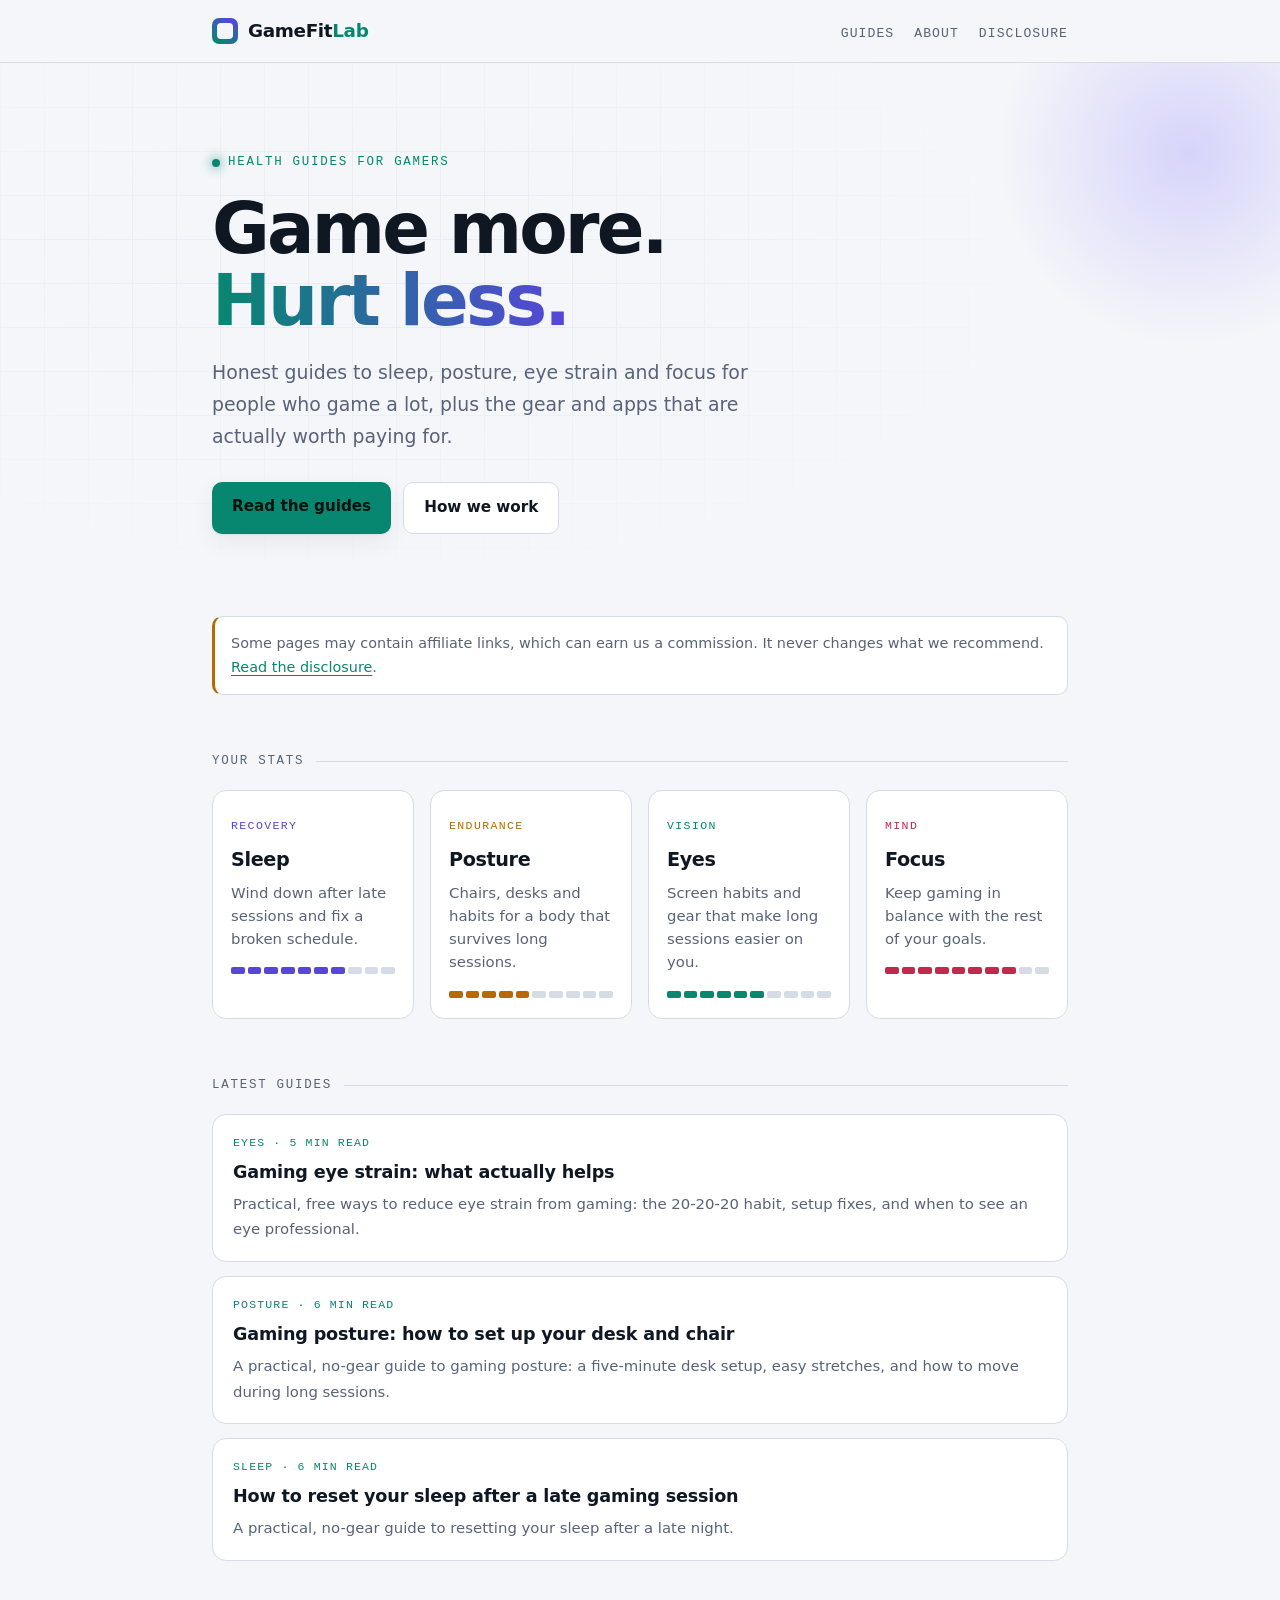
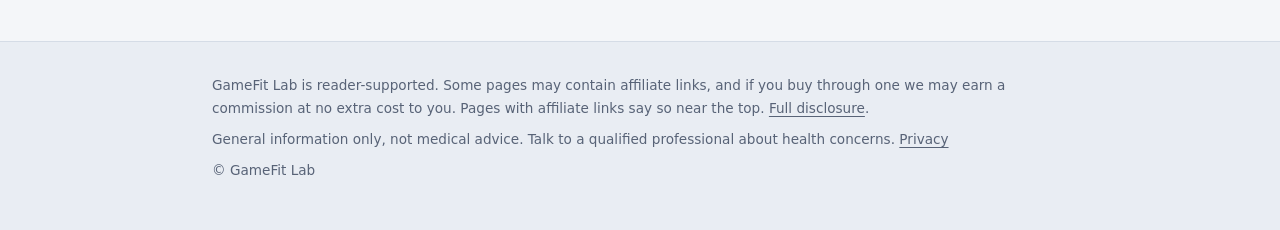
<file: index.html>
<!doctype html>
<html lang="en">
<head>
<meta charset="utf-8">
<meta name="viewport" content="width=device-width,initial-scale=1">
<title>GameFit Lab: Health Guides for Gamers</title>
<meta name="description" content="Practical, honest guides for gamers: reset your sleep, set up a body-friendly desk, ease eye strain and keep gaming in balance with the rest of your life.">
<link rel="canonical" href="https://gamefit.gac-labs.com/">
<meta property="og:site_name" content="GameFit Lab">
<meta property="og:type" content="website">
<meta property="og:title" content="GameFit Lab: Health Guides for Gamers">
<meta property="og:description" content="Practical, honest guides for gamers: reset your sleep, set up a body-friendly desk, ease eye strain and keep gaming in balance with the rest of your life.">
<meta property="og:url" content="https://gamefit.gac-labs.com/">
<meta name="twitter:card" content="summary">
<meta name="twitter:title" content="GameFit Lab: Health Guides for Gamers">
<meta name="twitter:description" content="Practical, honest guides for gamers: reset your sleep, set up a body-friendly desk, ease eye strain and keep gaming in balance with the rest of your life.">

<link rel="icon" type="image/svg+xml" href="/favicon.svg">
<link rel="stylesheet" href="/assets/css/style.css">
</head>
<body>
<header class="site"><div class="wrap">
<a class="brand" href="/"><span class="mark"></span><span>GameFit<b>Lab</b></span></a>
<nav><a href="/blog/">Guides</a><a href="/about/">About</a><a href="/disclosure/">Disclosure</a></nav>
</div></header>
<main>
<section class="hero"><div class="wrap">
<span class="eyebrow">Health guides for gamers</span>
<h1>Game more.<br><em>Hurt less.</em></h1>
<p class="lede">Honest guides to sleep, posture, eye strain and focus for people who game a lot, plus the gear and apps that are actually worth paying for.</p>
<div class="btns"><a class="btn primary" href="/blog/">Read the guides</a><a class="btn ghost" href="/about/">How we work</a></div>
</div></section>
<div class="wrap wide">
<div class="notice"><span>Some pages may contain affiliate links, which can earn us a commission. It never changes what we recommend. <a href="/disclosure/">Read the disclosure</a>.</span></div>
<div class="sec">Your stats</div>
<div class="stats">
<a class="stat s-sleep" href="/blog/" style="text-decoration:none;color:inherit"><span class="tag">Recovery</span><h3>Sleep</h3><p>Wind down after late sessions and fix a broken schedule.</p><div class="bar" aria-hidden="true"><i class="on"></i><i class="on"></i><i class="on"></i><i class="on"></i><i class="on"></i><i class="on"></i><i class="on"></i><i></i><i></i><i></i></div></a>
<a class="stat s-posture" href="/blog/" style="text-decoration:none;color:inherit"><span class="tag">Endurance</span><h3>Posture</h3><p>Chairs, desks and habits for a body that survives long sessions.</p><div class="bar" aria-hidden="true"><i class="on"></i><i class="on"></i><i class="on"></i><i class="on"></i><i class="on"></i><i></i><i></i><i></i><i></i><i></i></div></a>
<a class="stat s-eyes" href="/blog/" style="text-decoration:none;color:inherit"><span class="tag">Vision</span><h3>Eyes</h3><p>Screen habits and gear that make long sessions easier on you.</p><div class="bar" aria-hidden="true"><i class="on"></i><i class="on"></i><i class="on"></i><i class="on"></i><i class="on"></i><i class="on"></i><i></i><i></i><i></i><i></i></div></a>
<a class="stat s-focus" href="/blog/" style="text-decoration:none;color:inherit"><span class="tag">Mind</span><h3>Focus</h3><p>Keep gaming in balance with the rest of your goals.</p><div class="bar" aria-hidden="true"><i class="on"></i><i class="on"></i><i class="on"></i><i class="on"></i><i class="on"></i><i class="on"></i><i class="on"></i><i class="on"></i><i></i><i></i></div></a>
</div>
<div class="sec">Latest guides</div>
<ul class="postlist"><li><a class="post" href="/blog/gaming-eye-strain-guide/"><div class="m">Eyes &middot; 5 min read</div><div class="t">Gaming eye strain: what actually helps</div><div class="d">Practical, free ways to reduce eye strain from gaming: the 20-20-20 habit, setup fixes, and when to see an eye professional.</div></a></li><li><a class="post" href="/blog/gaming-posture-setup-guide/"><div class="m">Posture &middot; 6 min read</div><div class="t">Gaming posture: how to set up your desk and chair</div><div class="d">A practical, no-gear guide to gaming posture: a five-minute desk setup, easy stretches, and how to move during long sessions.</div></a></li><li><a class="post" href="/blog/fix-sleep-after-late-gaming/"><div class="m">Sleep &middot; 6 min read</div><div class="t">How to reset your sleep after a late gaming session</div><div class="d">A practical, no-gear guide to resetting your sleep after a late night.</div></a></li></ul>
</div>
</main>
<footer class="site"><div class="wrap">
<p>GameFit Lab is reader-supported. Some pages may contain affiliate links, and if you buy through one we may earn a commission at no extra cost to you. Pages with affiliate links say so near the top. <a href="/disclosure/">Full disclosure</a>.</p>
<p>General information only, not medical advice. Talk to a qualified professional about health concerns. <a href="/privacy/">Privacy</a></p>
<p>&copy; GameFit Lab</p>
</div></footer>
</body>
</html>
</file>
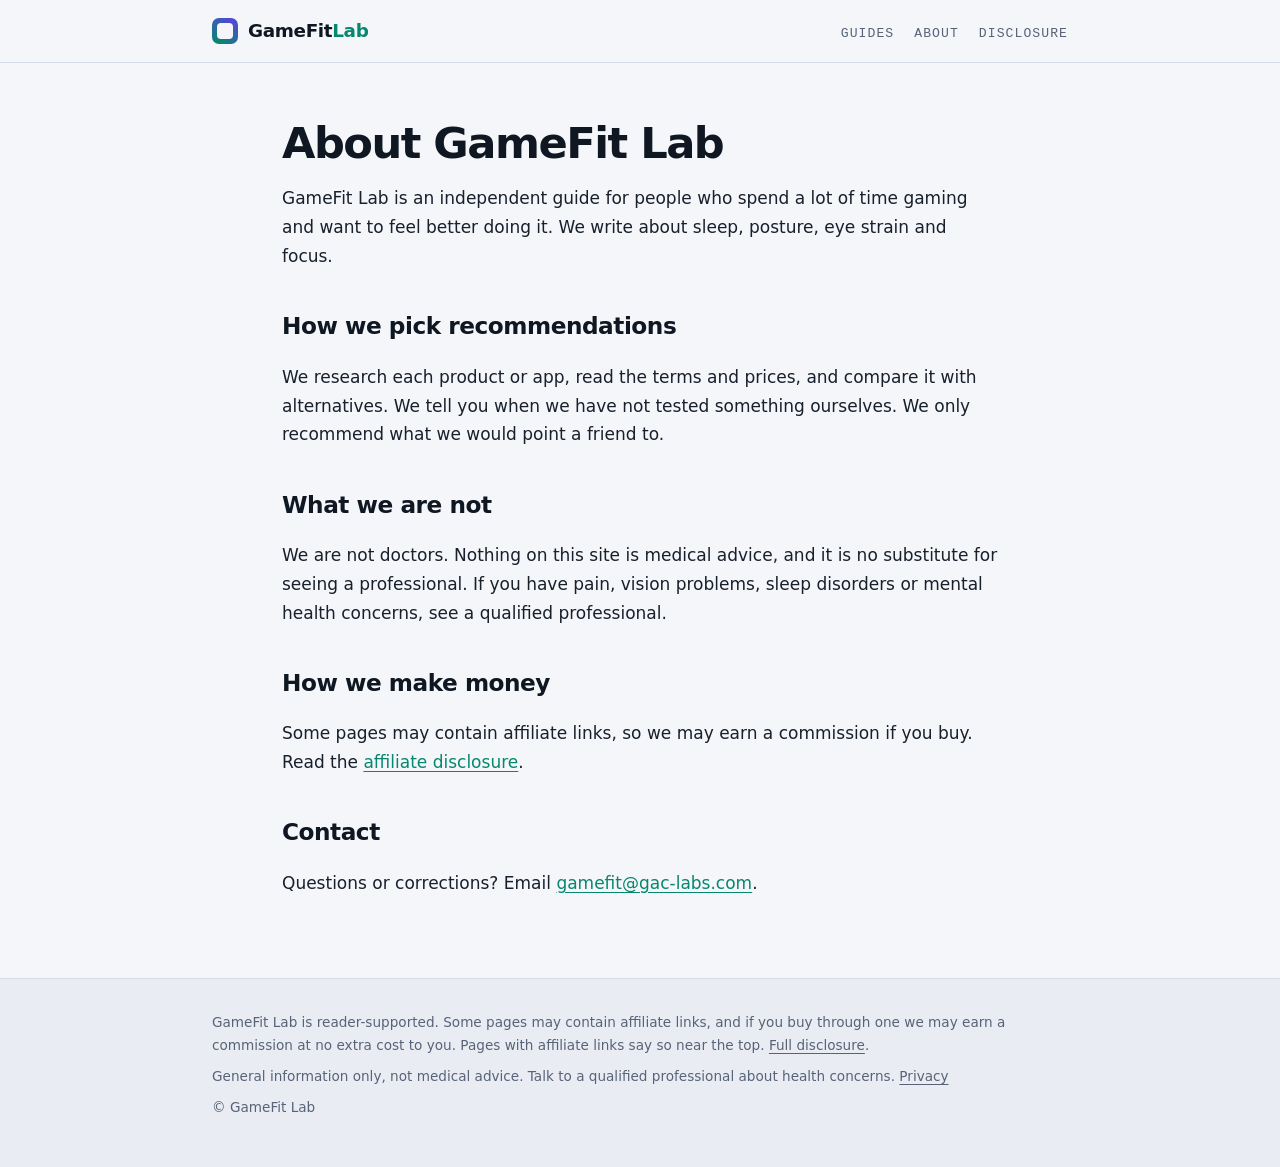
<file: about/index.html>
<!doctype html>
<html lang="en">
<head>
<meta charset="utf-8">
<meta name="viewport" content="width=device-width,initial-scale=1">
<title>About GameFit Lab</title>
<meta name="description" content="About GameFit Lab: an independent guide to sleep, posture, eye strain and focus for gamers, how we pick recommendations and how the site makes money.">
<link rel="canonical" href="https://gamefit.gac-labs.com/about/">
<meta property="og:site_name" content="GameFit Lab">
<meta property="og:type" content="website">
<meta property="og:title" content="About GameFit Lab">
<meta property="og:description" content="About GameFit Lab: an independent guide to sleep, posture, eye strain and focus for gamers, how we pick recommendations and how the site makes money.">
<meta property="og:url" content="https://gamefit.gac-labs.com/about/">
<meta name="twitter:card" content="summary">
<meta name="twitter:title" content="About GameFit Lab">
<meta name="twitter:description" content="About GameFit Lab: an independent guide to sleep, posture, eye strain and focus for gamers, how we pick recommendations and how the site makes money.">

<link rel="icon" type="image/svg+xml" href="/favicon.svg">
<link rel="stylesheet" href="/assets/css/style.css">
</head>
<body>
<header class="site"><div class="wrap">
<a class="brand" href="/"><span class="mark"></span><span>GameFit<b>Lab</b></span></a>
<nav><a href="/blog/">Guides</a><a href="/about/">About</a><a href="/disclosure/">Disclosure</a></nav>
</div></header>
<main class="wrap">
<article>
<h1>About GameFit Lab</h1>
<p>GameFit Lab is an independent guide for people who spend a lot of time gaming and want to feel better doing it. We write about sleep, posture, eye strain and focus.</p>
<h2>How we pick recommendations</h2>
<p>We research each product or app, read the terms and prices, and compare it with alternatives. We tell you when we have not tested something ourselves. We only recommend what we would point a friend to.</p>
<h2>What we are not</h2>
<p>We are not doctors. Nothing on this site is medical advice, and it is no substitute for seeing a professional. If you have pain, vision problems, sleep disorders or mental health concerns, see a qualified professional.</p>
<h2>How we make money</h2>
<p>Some pages may contain affiliate links, so we may earn a commission if you buy. Read the <a href="/disclosure/">affiliate disclosure</a>.</p>
<h2>Contact</h2>
<p>Questions or corrections? Email <a href="mailto:gamefit@gac-labs.com">gamefit@gac-labs.com</a>.</p>
</article>
</main>
<footer class="site"><div class="wrap">
<p>GameFit Lab is reader-supported. Some pages may contain affiliate links, and if you buy through one we may earn a commission at no extra cost to you. Pages with affiliate links say so near the top. <a href="/disclosure/">Full disclosure</a>.</p>
<p>General information only, not medical advice. Talk to a qualified professional about health concerns. <a href="/privacy/">Privacy</a></p>
<p>&copy; GameFit Lab</p>
</div></footer>
</body>
</html>
</file>
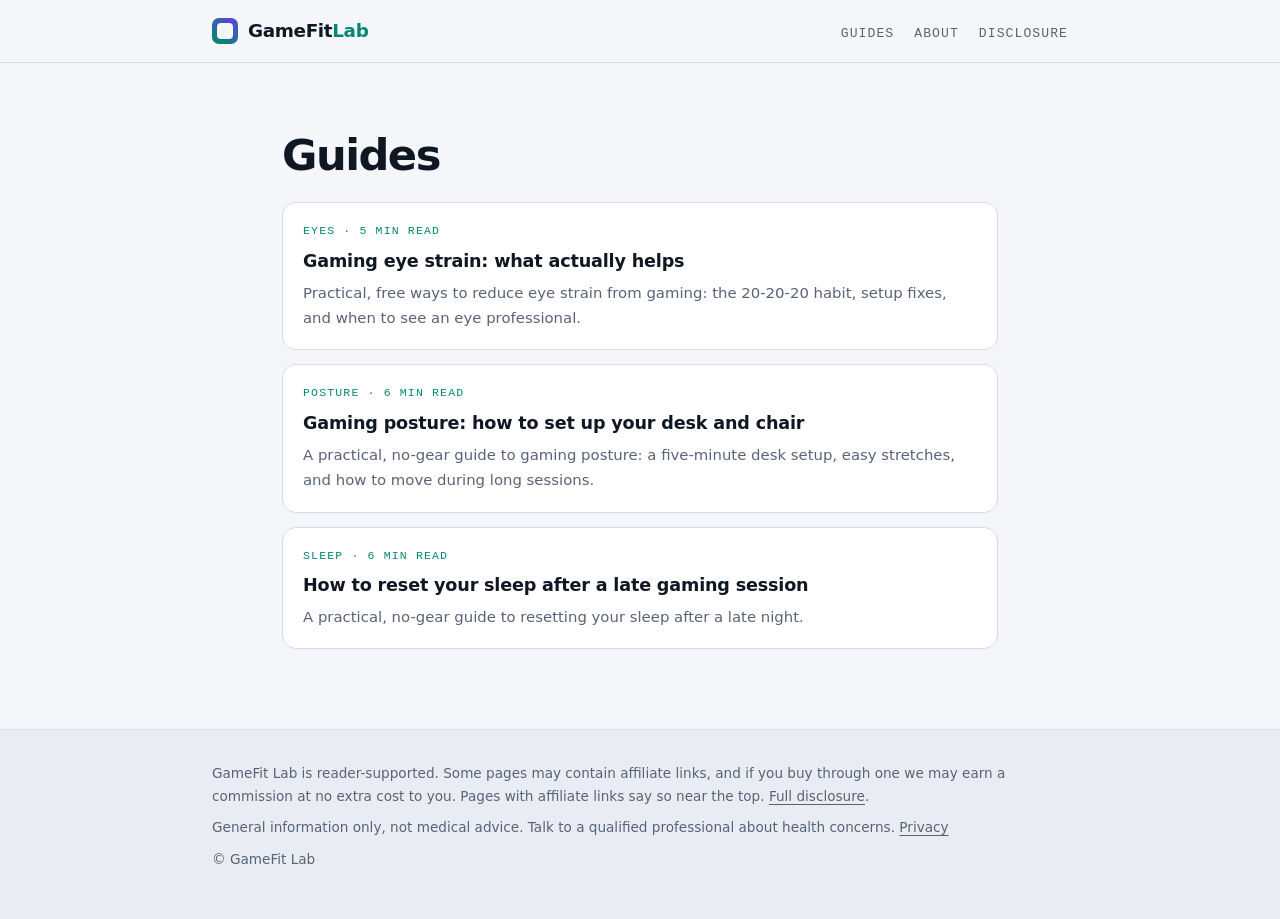
<file: blog/index.html>
<!doctype html>
<html lang="en">
<head>
<meta charset="utf-8">
<meta name="viewport" content="width=device-width,initial-scale=1">
<title>Guides | GameFit Lab</title>
<meta name="description" content="All GameFit Lab guides on sleep, posture, eye strain and focus for gamers. Practical, no-hype advice with sources, and no products pushed.">
<link rel="canonical" href="https://gamefit.gac-labs.com/blog/">
<meta property="og:site_name" content="GameFit Lab">
<meta property="og:type" content="website">
<meta property="og:title" content="Guides | GameFit Lab">
<meta property="og:description" content="All GameFit Lab guides on sleep, posture, eye strain and focus for gamers. Practical, no-hype advice with sources, and no products pushed.">
<meta property="og:url" content="https://gamefit.gac-labs.com/blog/">
<meta name="twitter:card" content="summary">
<meta name="twitter:title" content="Guides | GameFit Lab">
<meta name="twitter:description" content="All GameFit Lab guides on sleep, posture, eye strain and focus for gamers. Practical, no-hype advice with sources, and no products pushed.">

<link rel="icon" type="image/svg+xml" href="/favicon.svg">
<link rel="stylesheet" href="/assets/css/style.css">
</head>
<body>
<header class="site"><div class="wrap">
<a class="brand" href="/"><span class="mark"></span><span>GameFit<b>Lab</b></span></a>
<nav><a href="/blog/">Guides</a><a href="/about/">About</a><a href="/disclosure/">Disclosure</a></nav>
</div></header>
<main class="wrap">
<h1 class="page-title">Guides</h1>
<ul class="postlist"><li><a class="post" href="/blog/gaming-eye-strain-guide/"><div class="m">Eyes &middot; 5 min read</div><div class="t">Gaming eye strain: what actually helps</div><div class="d">Practical, free ways to reduce eye strain from gaming: the 20-20-20 habit, setup fixes, and when to see an eye professional.</div></a></li><li><a class="post" href="/blog/gaming-posture-setup-guide/"><div class="m">Posture &middot; 6 min read</div><div class="t">Gaming posture: how to set up your desk and chair</div><div class="d">A practical, no-gear guide to gaming posture: a five-minute desk setup, easy stretches, and how to move during long sessions.</div></a></li><li><a class="post" href="/blog/fix-sleep-after-late-gaming/"><div class="m">Sleep &middot; 6 min read</div><div class="t">How to reset your sleep after a late gaming session</div><div class="d">A practical, no-gear guide to resetting your sleep after a late night.</div></a></li></ul>
</main>
<footer class="site"><div class="wrap">
<p>GameFit Lab is reader-supported. Some pages may contain affiliate links, and if you buy through one we may earn a commission at no extra cost to you. Pages with affiliate links say so near the top. <a href="/disclosure/">Full disclosure</a>.</p>
<p>General information only, not medical advice. Talk to a qualified professional about health concerns. <a href="/privacy/">Privacy</a></p>
<p>&copy; GameFit Lab</p>
</div></footer>
</body>
</html>
</file>
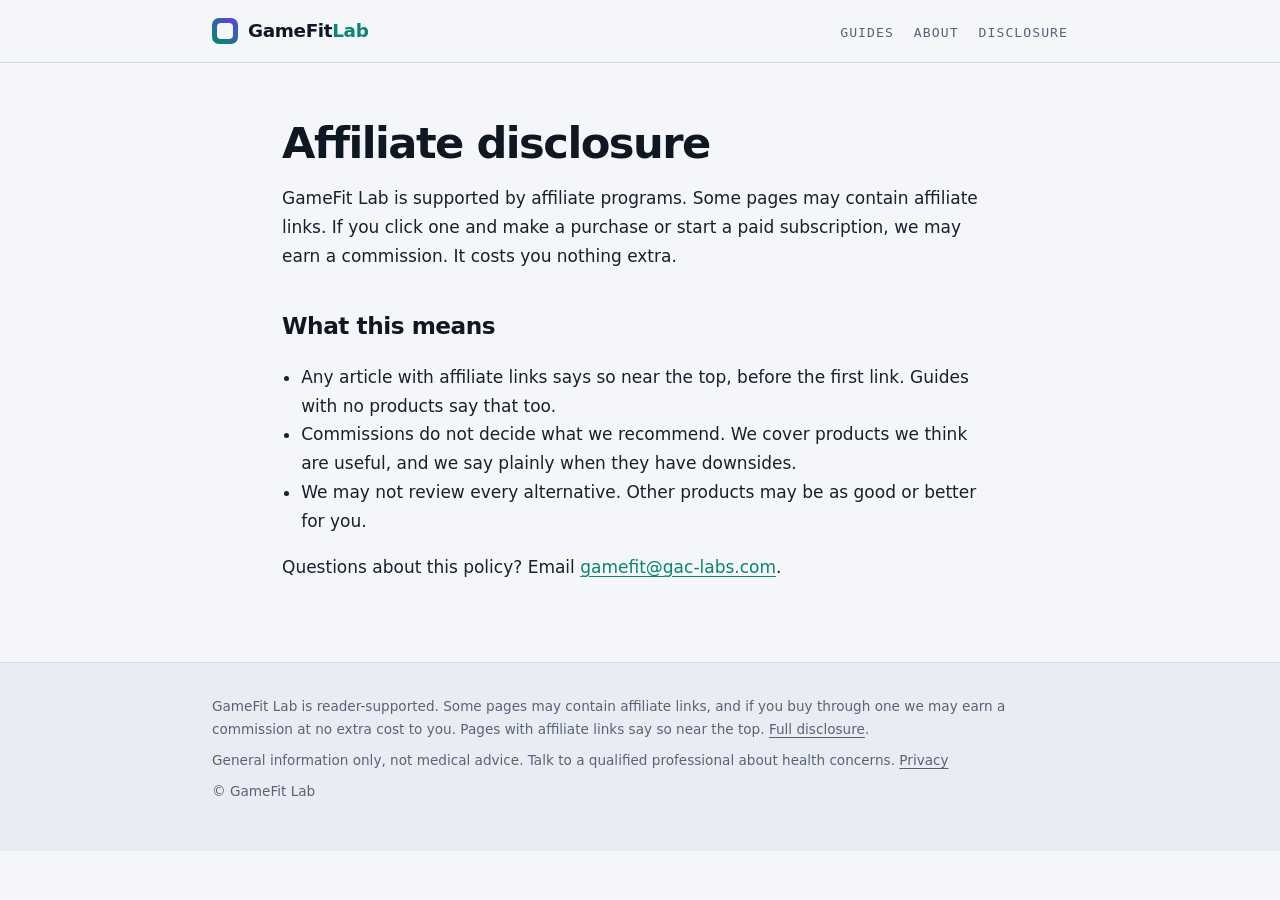
<file: disclosure/index.html>
<!doctype html>
<html lang="en">
<head>
<meta charset="utf-8">
<meta name="viewport" content="width=device-width,initial-scale=1">
<title>Affiliate Disclosure | GameFit Lab</title>
<meta name="description" content="How GameFit Lab earns money through affiliate links, when we disclose them, and why commissions never decide what we recommend to readers.">
<link rel="canonical" href="https://gamefit.gac-labs.com/disclosure/">
<meta property="og:site_name" content="GameFit Lab">
<meta property="og:type" content="website">
<meta property="og:title" content="Affiliate Disclosure | GameFit Lab">
<meta property="og:description" content="How GameFit Lab earns money through affiliate links, when we disclose them, and why commissions never decide what we recommend to readers.">
<meta property="og:url" content="https://gamefit.gac-labs.com/disclosure/">
<meta name="twitter:card" content="summary">
<meta name="twitter:title" content="Affiliate Disclosure | GameFit Lab">
<meta name="twitter:description" content="How GameFit Lab earns money through affiliate links, when we disclose them, and why commissions never decide what we recommend to readers.">

<link rel="icon" type="image/svg+xml" href="/favicon.svg">
<link rel="stylesheet" href="/assets/css/style.css">
</head>
<body>
<header class="site"><div class="wrap">
<a class="brand" href="/"><span class="mark"></span><span>GameFit<b>Lab</b></span></a>
<nav><a href="/blog/">Guides</a><a href="/about/">About</a><a href="/disclosure/">Disclosure</a></nav>
</div></header>
<main class="wrap">
<article>
<h1>Affiliate disclosure</h1>
<p>GameFit Lab is supported by affiliate programs. Some pages may contain affiliate links. If you click one and make a purchase or start a paid subscription, we may earn a commission. It costs you nothing extra.</p>
<h2>What this means</h2>
<ul>
<li>Any article with affiliate links says so near the top, before the first link. Guides with no products say that too.</li>
<li>Commissions do not decide what we recommend. We cover products we think are useful, and we say plainly when they have downsides.</li>
<li>We may not review every alternative. Other products may be as good or better for you.</li>
</ul>
<p>Questions about this policy? Email <a href="mailto:gamefit@gac-labs.com">gamefit@gac-labs.com</a>.</p>
</article>
</main>
<footer class="site"><div class="wrap">
<p>GameFit Lab is reader-supported. Some pages may contain affiliate links, and if you buy through one we may earn a commission at no extra cost to you. Pages with affiliate links say so near the top. <a href="/disclosure/">Full disclosure</a>.</p>
<p>General information only, not medical advice. Talk to a qualified professional about health concerns. <a href="/privacy/">Privacy</a></p>
<p>&copy; GameFit Lab</p>
</div></footer>
</body>
</html>
</file>
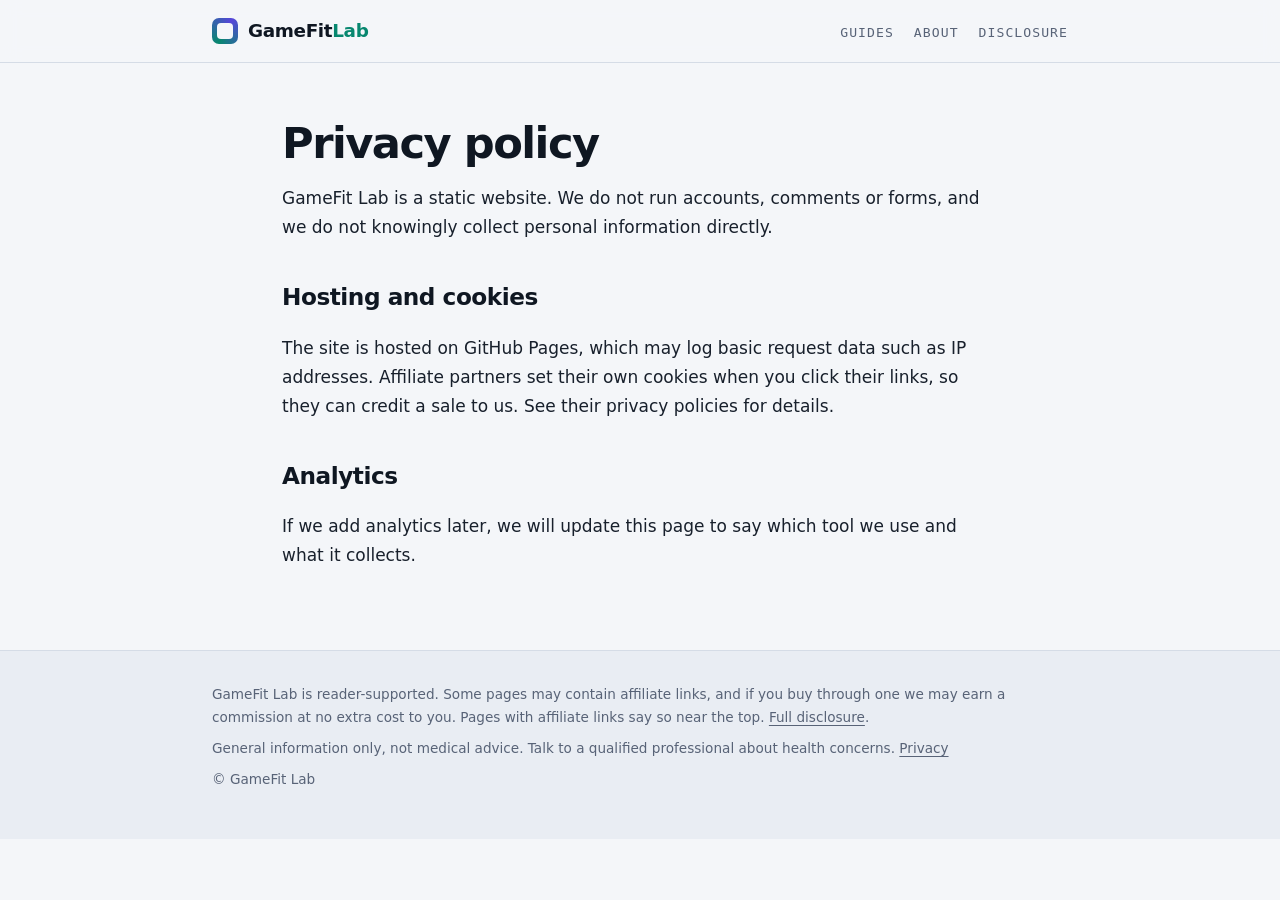
<file: privacy/index.html>
<!doctype html>
<html lang="en">
<head>
<meta charset="utf-8">
<meta name="viewport" content="width=device-width,initial-scale=1">
<title>Privacy Policy | GameFit Lab</title>
<meta name="description" content="The GameFit Lab privacy policy: what data the site collects, how cookies from affiliate partners work and how to contact us with any questions.">
<link rel="canonical" href="https://gamefit.gac-labs.com/privacy/">
<meta property="og:site_name" content="GameFit Lab">
<meta property="og:type" content="website">
<meta property="og:title" content="Privacy Policy | GameFit Lab">
<meta property="og:description" content="The GameFit Lab privacy policy: what data the site collects, how cookies from affiliate partners work and how to contact us with any questions.">
<meta property="og:url" content="https://gamefit.gac-labs.com/privacy/">
<meta name="twitter:card" content="summary">
<meta name="twitter:title" content="Privacy Policy | GameFit Lab">
<meta name="twitter:description" content="The GameFit Lab privacy policy: what data the site collects, how cookies from affiliate partners work and how to contact us with any questions.">

<link rel="icon" type="image/svg+xml" href="/favicon.svg">
<link rel="stylesheet" href="/assets/css/style.css">
</head>
<body>
<header class="site"><div class="wrap">
<a class="brand" href="/"><span class="mark"></span><span>GameFit<b>Lab</b></span></a>
<nav><a href="/blog/">Guides</a><a href="/about/">About</a><a href="/disclosure/">Disclosure</a></nav>
</div></header>
<main class="wrap">
<article>
<h1>Privacy policy</h1>
<p>GameFit Lab is a static website. We do not run accounts, comments or forms, and we do not knowingly collect personal information directly.</p>
<h2>Hosting and cookies</h2>
<p>The site is hosted on GitHub Pages, which may log basic request data such as IP addresses. Affiliate partners set their own cookies when you click their links, so they can credit a sale to us. See their privacy policies for details.</p>
<h2>Analytics</h2>
<p>If we add analytics later, we will update this page to say which tool we use and what it collects.</p>
</article>
</main>
<footer class="site"><div class="wrap">
<p>GameFit Lab is reader-supported. Some pages may contain affiliate links, and if you buy through one we may earn a commission at no extra cost to you. Pages with affiliate links say so near the top. <a href="/disclosure/">Full disclosure</a>.</p>
<p>General information only, not medical advice. Talk to a qualified professional about health concerns. <a href="/privacy/">Privacy</a></p>
<p>&copy; GameFit Lab</p>
</div></footer>
</body>
</html>
</file>
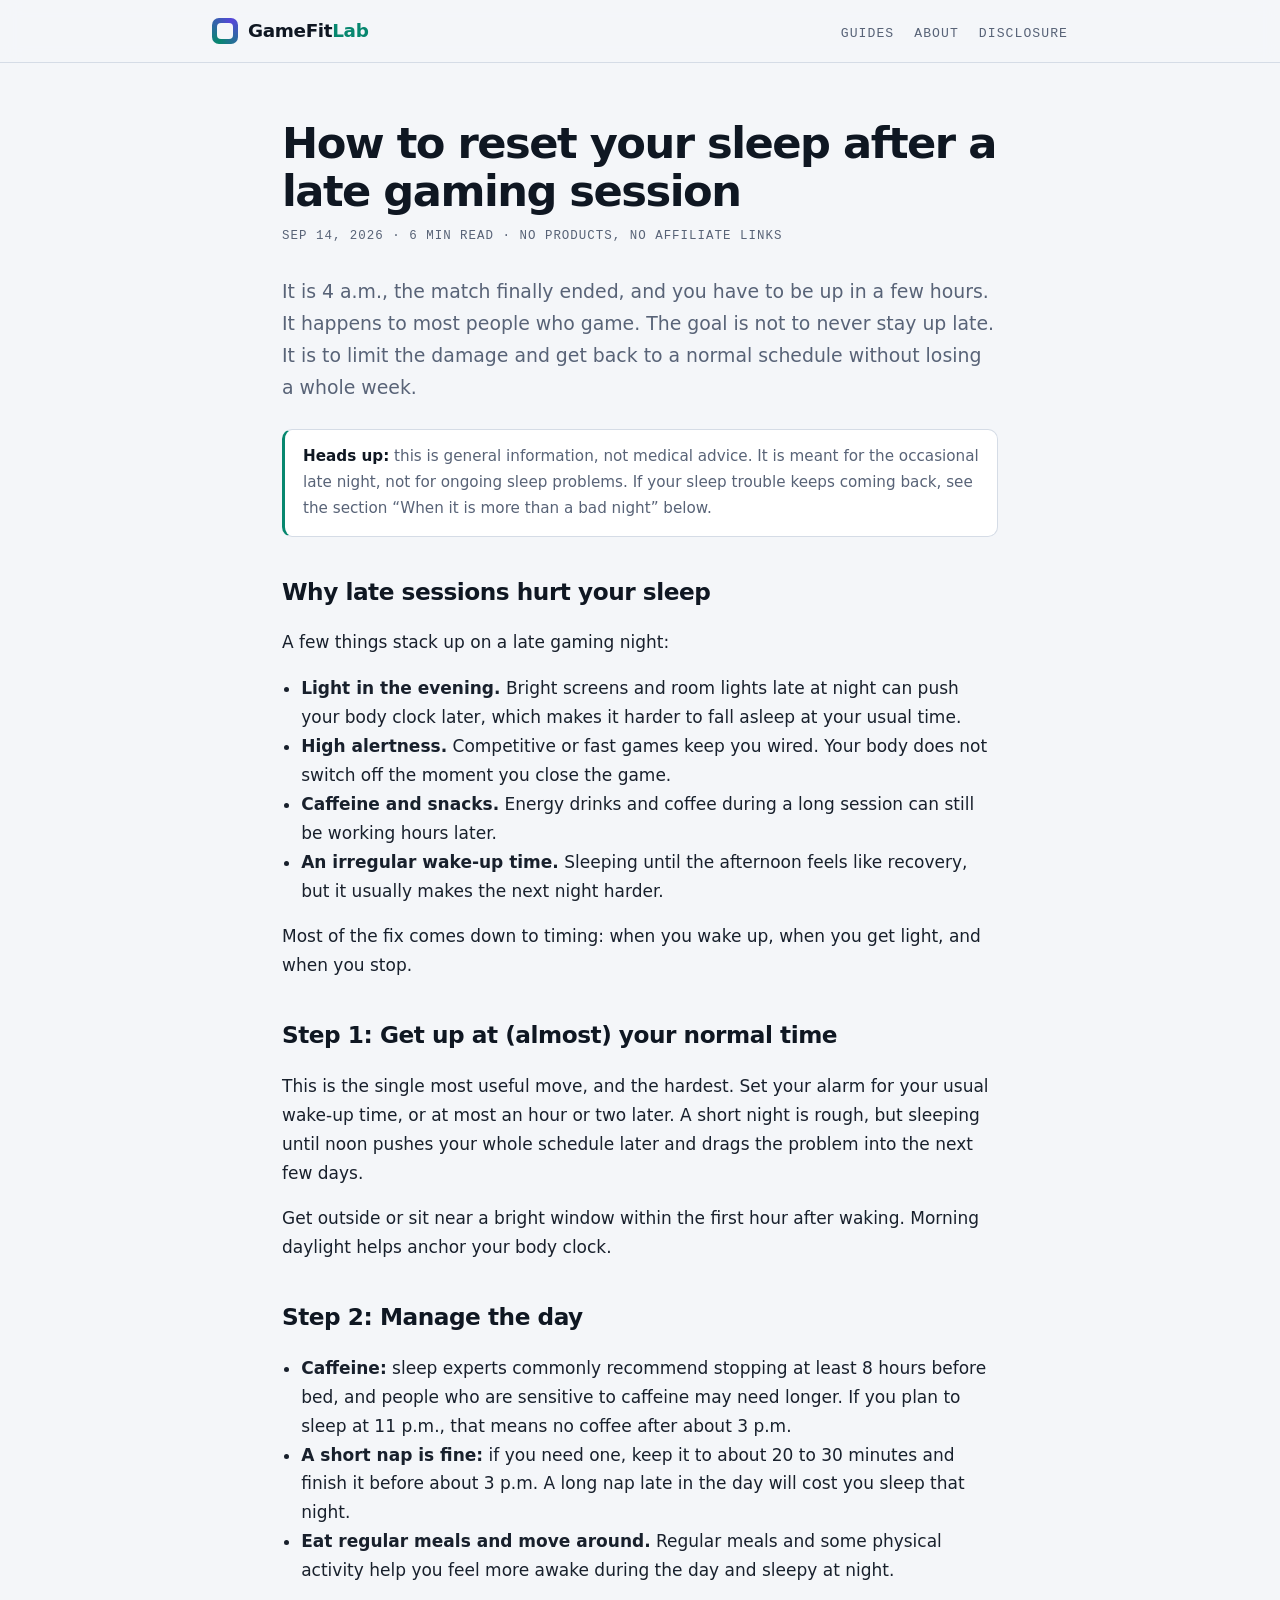
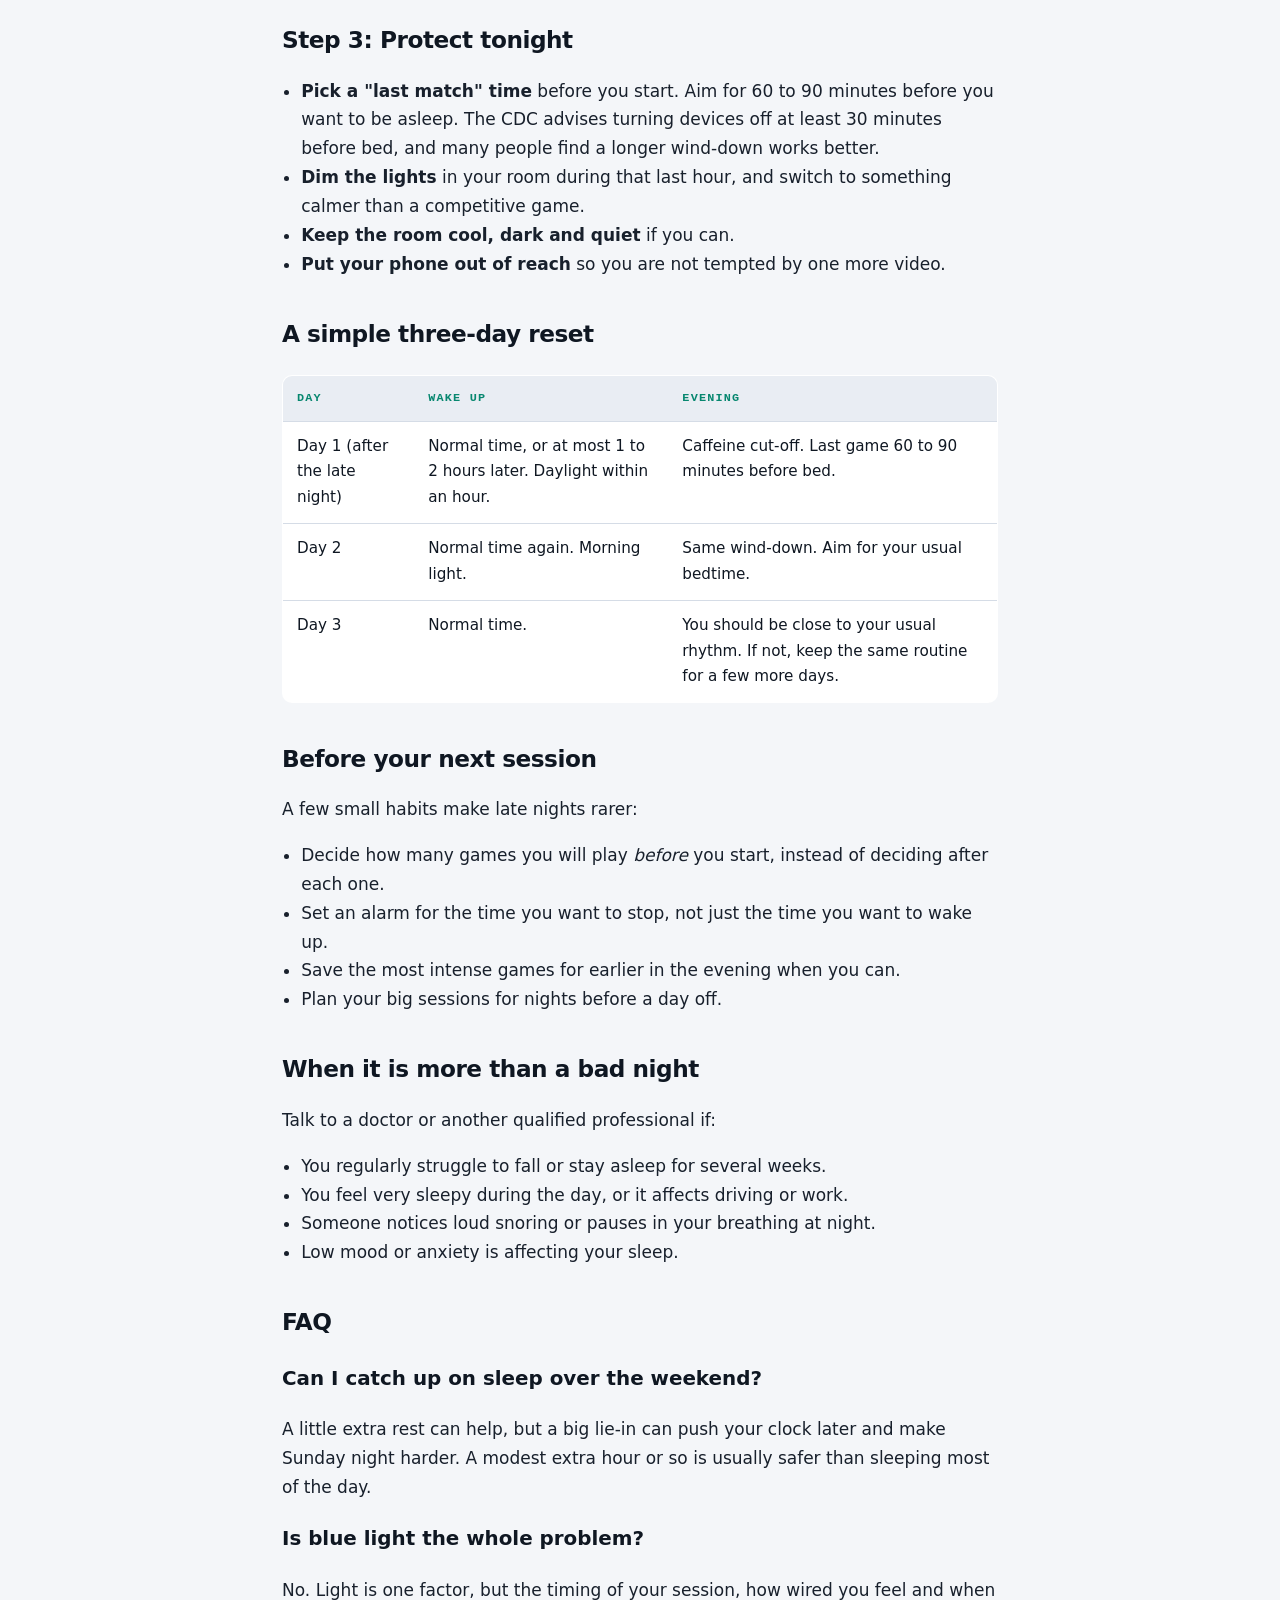
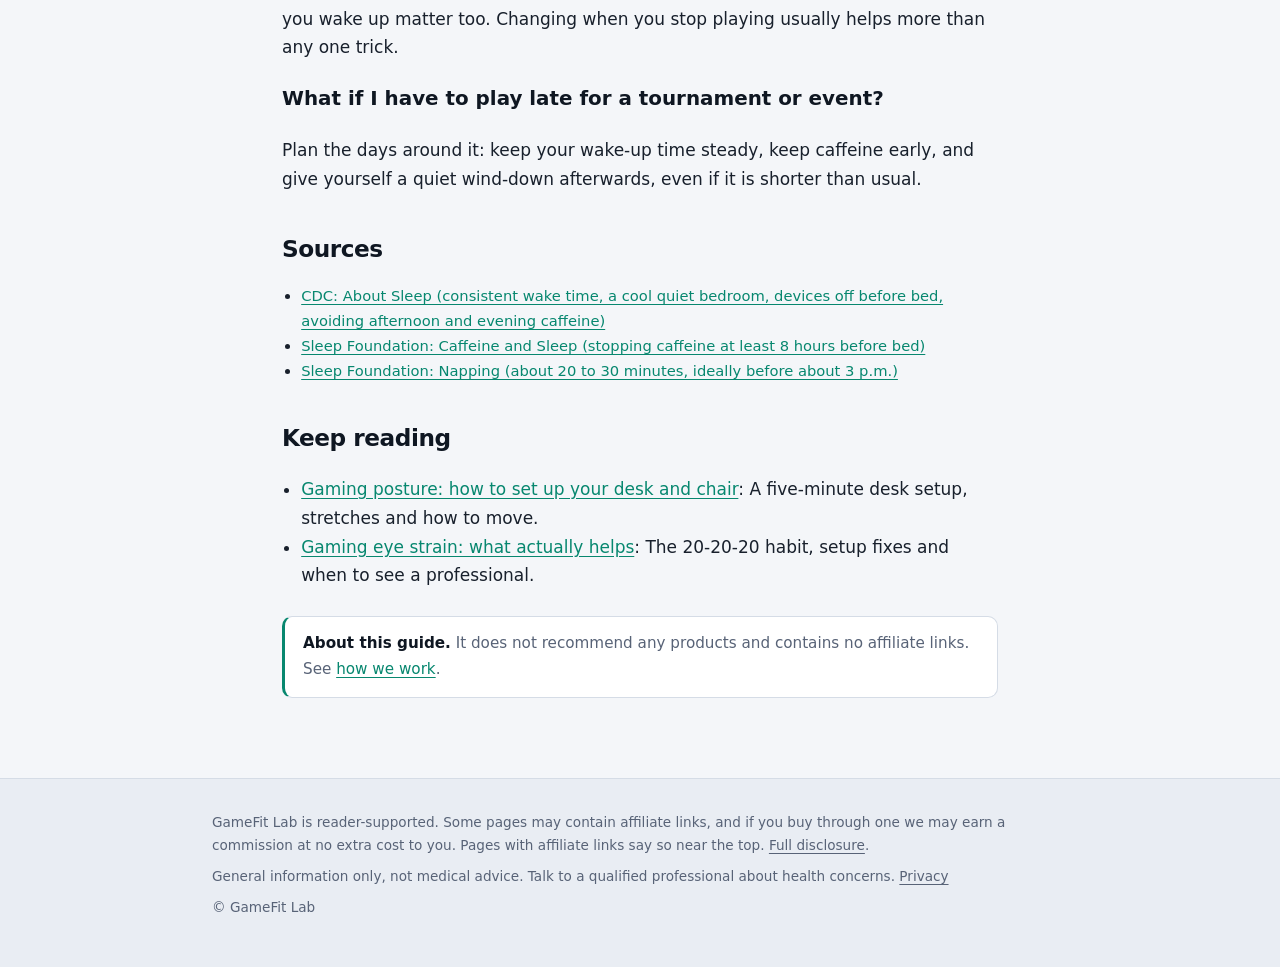
<file: blog/fix-sleep-after-late-gaming/index.html>
<!doctype html>
<html lang="en">
<head>
<meta charset="utf-8">
<meta name="viewport" content="width=device-width,initial-scale=1">
<title>Reset Your Sleep After a Late Gaming Session | GameFit Lab</title>
<meta name="description" content="A practical, no-gear guide to resetting your sleep after a late night of gaming: what to do the next morning, later that day and before your next session.">
<link rel="canonical" href="https://gamefit.gac-labs.com/blog/fix-sleep-after-late-gaming/">
<meta property="og:site_name" content="GameFit Lab">
<meta property="og:type" content="article">
<meta property="og:title" content="Reset Your Sleep After a Late Gaming Session | GameFit Lab">
<meta property="og:description" content="A practical, no-gear guide to resetting your sleep after a late night of gaming: what to do the next morning, later that day and before your next session.">
<meta property="og:url" content="https://gamefit.gac-labs.com/blog/fix-sleep-after-late-gaming/">
<meta name="twitter:card" content="summary">
<meta name="twitter:title" content="Reset Your Sleep After a Late Gaming Session | GameFit Lab">
<meta name="twitter:description" content="A practical, no-gear guide to resetting your sleep after a late night of gaming: what to do the next morning, later that day and before your next session.">

<link rel="icon" type="image/svg+xml" href="/favicon.svg">
<link rel="stylesheet" href="/assets/css/style.css">
<script type="application/ld+json">{"@context": "https://schema.org", "@type": "Article", "headline": "How to reset your sleep after a late gaming session", "description": "A practical, no-gear guide to resetting your sleep after a late night of gaming: what to do the next morning, later that day and before your next session.", "mainEntityOfPage": "https://gamefit.gac-labs.com/blog/fix-sleep-after-late-gaming/", "author": {"@type": "Organization", "name": "GameFit Lab", "url": "https://gamefit.gac-labs.com"}, "publisher": {"@type": "Organization", "name": "GameFit Lab", "url": "https://gamefit.gac-labs.com"}}</script>
<script type="application/ld+json">{"@context": "https://schema.org", "@type": "FAQPage", "mainEntity": [{"@type": "Question", "name": "Can I catch up on sleep over the weekend?", "acceptedAnswer": {"@type": "Answer", "text": "A little extra rest can help, but a big lie-in can push your clock later and make Sunday night harder. A modest extra hour or so is usually safer than sleeping most of the day."}}, {"@type": "Question", "name": "Is blue light the whole problem?", "acceptedAnswer": {"@type": "Answer", "text": "No. Light is one factor, but the timing of your session, how wired you feel and when you wake up matter too. Changing when you stop playing usually helps more than any one trick."}}, {"@type": "Question", "name": "What if I have to play late for a tournament or event?", "acceptedAnswer": {"@type": "Answer", "text": "Plan the days around it: keep your wake-up time steady, keep caffeine early, and give yourself a quiet wind-down afterwards, even if it is shorter than usual."}}]}</script>
</head>
<body>
<header class="site"><div class="wrap">
<a class="brand" href="/"><span class="mark"></span><span>GameFit<b>Lab</b></span></a>
<nav><a href="/blog/">Guides</a><a href="/about/">About</a><a href="/disclosure/">Disclosure</a></nav>
</div></header>
<main class="wrap">
<article>
<h1>How to reset your sleep after a late gaming session</h1>
<p class="meta">Sep 14, 2026 &middot; 6 min read &middot; No products, no affiliate links</p>
<p class="lead">It is 4 a.m., the match finally ended, and you have to be up in a few hours. It happens to most people who game. The goal is not to never stay up late. It is to limit the damage and get back to a normal schedule without losing a whole week.</p>

<div class="callout"><strong>Heads up:</strong> this is general information, not medical advice. It is meant for the occasional late night, not for ongoing sleep problems. If your sleep trouble keeps coming back, see the section &ldquo;When it is more than a bad night&rdquo; below.</div>

<h2>Why late sessions hurt your sleep</h2>
<p>A few things stack up on a late gaming night:</p>
<ul>
<li><strong>Light in the evening.</strong> Bright screens and room lights late at night can push your body clock later, which makes it harder to fall asleep at your usual time.</li>
<li><strong>High alertness.</strong> Competitive or fast games keep you wired. Your body does not switch off the moment you close the game.</li>
<li><strong>Caffeine and snacks.</strong> Energy drinks and coffee during a long session can still be working hours later.</li>
<li><strong>An irregular wake-up time.</strong> Sleeping until the afternoon feels like recovery, but it usually makes the next night harder.</li>
</ul>
<p>Most of the fix comes down to timing: when you wake up, when you get light, and when you stop.</p>

<h2>Step 1: Get up at (almost) your normal time</h2>
<p>This is the single most useful move, and the hardest. Set your alarm for your usual wake-up time, or at most an hour or two later. A short night is rough, but sleeping until noon pushes your whole schedule later and drags the problem into the next few days.</p>
<p>Get outside or sit near a bright window within the first hour after waking. Morning daylight helps anchor your body clock.</p>

<h2>Step 2: Manage the day</h2>
<ul>
<li><strong>Caffeine:</strong> sleep experts commonly recommend stopping at least 8 hours before bed, and people who are sensitive to caffeine may need longer. If you plan to sleep at 11 p.m., that means no coffee after about 3 p.m.</li>
<li><strong>A short nap is fine:</strong> if you need one, keep it to about 20 to 30 minutes and finish it before about 3 p.m. A long nap late in the day will cost you sleep that night.</li>
<li><strong>Eat regular meals and move around.</strong> Regular meals and some physical activity help you feel more awake during the day and sleepy at night.</li>
</ul>

<h2>Step 3: Protect tonight</h2>
<ul>
<li><strong>Pick a "last match" time</strong> before you start. Aim for 60 to 90 minutes before you want to be asleep. The CDC advises turning devices off at least 30 minutes before bed, and many people find a longer wind-down works better.</li>
<li><strong>Dim the lights</strong> in your room during that last hour, and switch to something calmer than a competitive game.</li>
<li><strong>Keep the room cool, dark and quiet</strong> if you can.</li>
<li><strong>Put your phone out of reach</strong> so you are not tempted by one more video.</li>
</ul>

<h2>A simple three-day reset</h2>
<div class="table-wrap"><table>
<thead><tr><th>Day</th><th>Wake up</th><th>Evening</th></tr></thead>
<tbody>
<tr><td>Day 1 (after the late night)</td><td>Normal time, or at most 1 to 2 hours later. Daylight within an hour.</td><td>Caffeine cut-off. Last game 60 to 90 minutes before bed.</td></tr>
<tr><td>Day 2</td><td>Normal time again. Morning light.</td><td>Same wind-down. Aim for your usual bedtime.</td></tr>
<tr><td>Day 3</td><td>Normal time.</td><td>You should be close to your usual rhythm. If not, keep the same routine for a few more days.</td></tr>
</tbody>
</table></div>

<h2>Before your next session</h2>
<p>A few small habits make late nights rarer:</p>
<ul>
<li>Decide how many games you will play <em>before</em> you start, instead of deciding after each one.</li>
<li>Set an alarm for the time you want to stop, not just the time you want to wake up.</li>
<li>Save the most intense games for earlier in the evening when you can.</li>
<li>Plan your big sessions for nights before a day off.</li>
</ul>

<h2>When it is more than a bad night</h2>
<p>Talk to a doctor or another qualified professional if:</p>
<ul>
<li>You regularly struggle to fall or stay asleep for several weeks.</li>
<li>You feel very sleepy during the day, or it affects driving or work.</li>
<li>Someone notices loud snoring or pauses in your breathing at night.</li>
<li>Low mood or anxiety is affecting your sleep.</li>
</ul>

<h2>FAQ</h2>
<h3>Can I catch up on sleep over the weekend?</h3>
<p>A little extra rest can help, but a big lie-in can push your clock later and make Sunday night harder. A modest extra hour or so is usually safer than sleeping most of the day.</p>
<h3>Is blue light the whole problem?</h3>
<p>No. Light is one factor, but the timing of your session, how wired you feel and when you wake up matter too. Changing when you stop playing usually helps more than any one trick.</p>
<h3>What if I have to play late for a tournament or event?</h3>
<p>Plan the days around it: keep your wake-up time steady, keep caffeine early, and give yourself a quiet wind-down afterwards, even if it is shorter than usual.</p>

<h2>Sources</h2>
<ul class="sources"><li><a href="https://www.cdc.gov/sleep/about/index.html" target="_blank" rel="noopener">CDC: About Sleep (consistent wake time, a cool quiet bedroom, devices off before bed, avoiding afternoon and evening caffeine)</a></li><li><a href="https://www.sleepfoundation.org/nutrition/caffeine-and-sleep" target="_blank" rel="noopener">Sleep Foundation: Caffeine and Sleep (stopping caffeine at least 8 hours before bed)</a></li><li><a href="https://www.sleepfoundation.org/napping" target="_blank" rel="noopener">Sleep Foundation: Napping (about 20 to 30 minutes, ideally before about 3 p.m.)</a></li></ul>

<h2>Keep reading</h2>
<ul><li><a href="/blog/gaming-posture-setup-guide/">Gaming posture: how to set up your desk and chair</a>: A five-minute desk setup, stretches and how to move.</li><li><a href="/blog/gaming-eye-strain-guide/">Gaming eye strain: what actually helps</a>: The 20-20-20 habit, setup fixes and when to see a professional.</li></ul>
<p class="callout"><strong>About this guide.</strong> It does not recommend any products and contains no affiliate links. See <a href="/about/">how we work</a>.</p>
</article>
</main>
<footer class="site"><div class="wrap">
<p>GameFit Lab is reader-supported. Some pages may contain affiliate links, and if you buy through one we may earn a commission at no extra cost to you. Pages with affiliate links say so near the top. <a href="/disclosure/">Full disclosure</a>.</p>
<p>General information only, not medical advice. Talk to a qualified professional about health concerns. <a href="/privacy/">Privacy</a></p>
<p>&copy; GameFit Lab</p>
</div></footer>
</body>
</html>
</file>
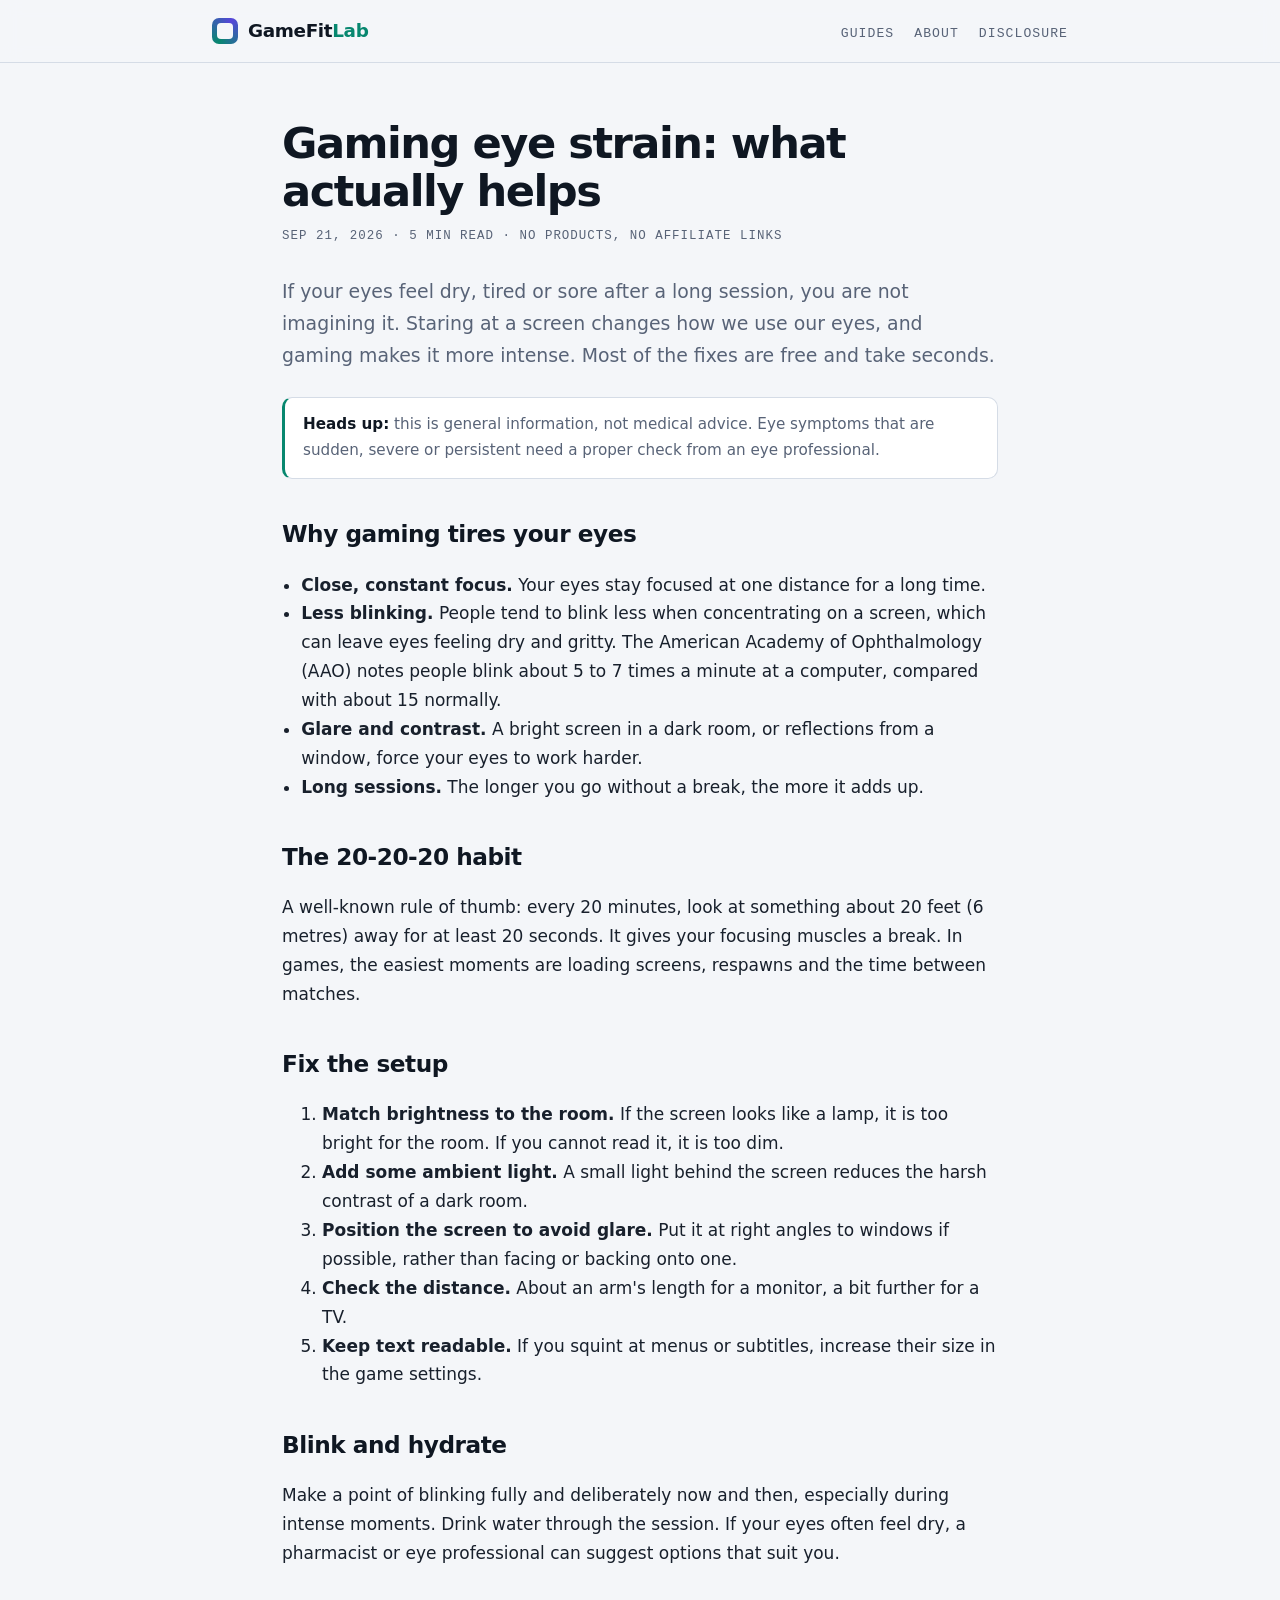
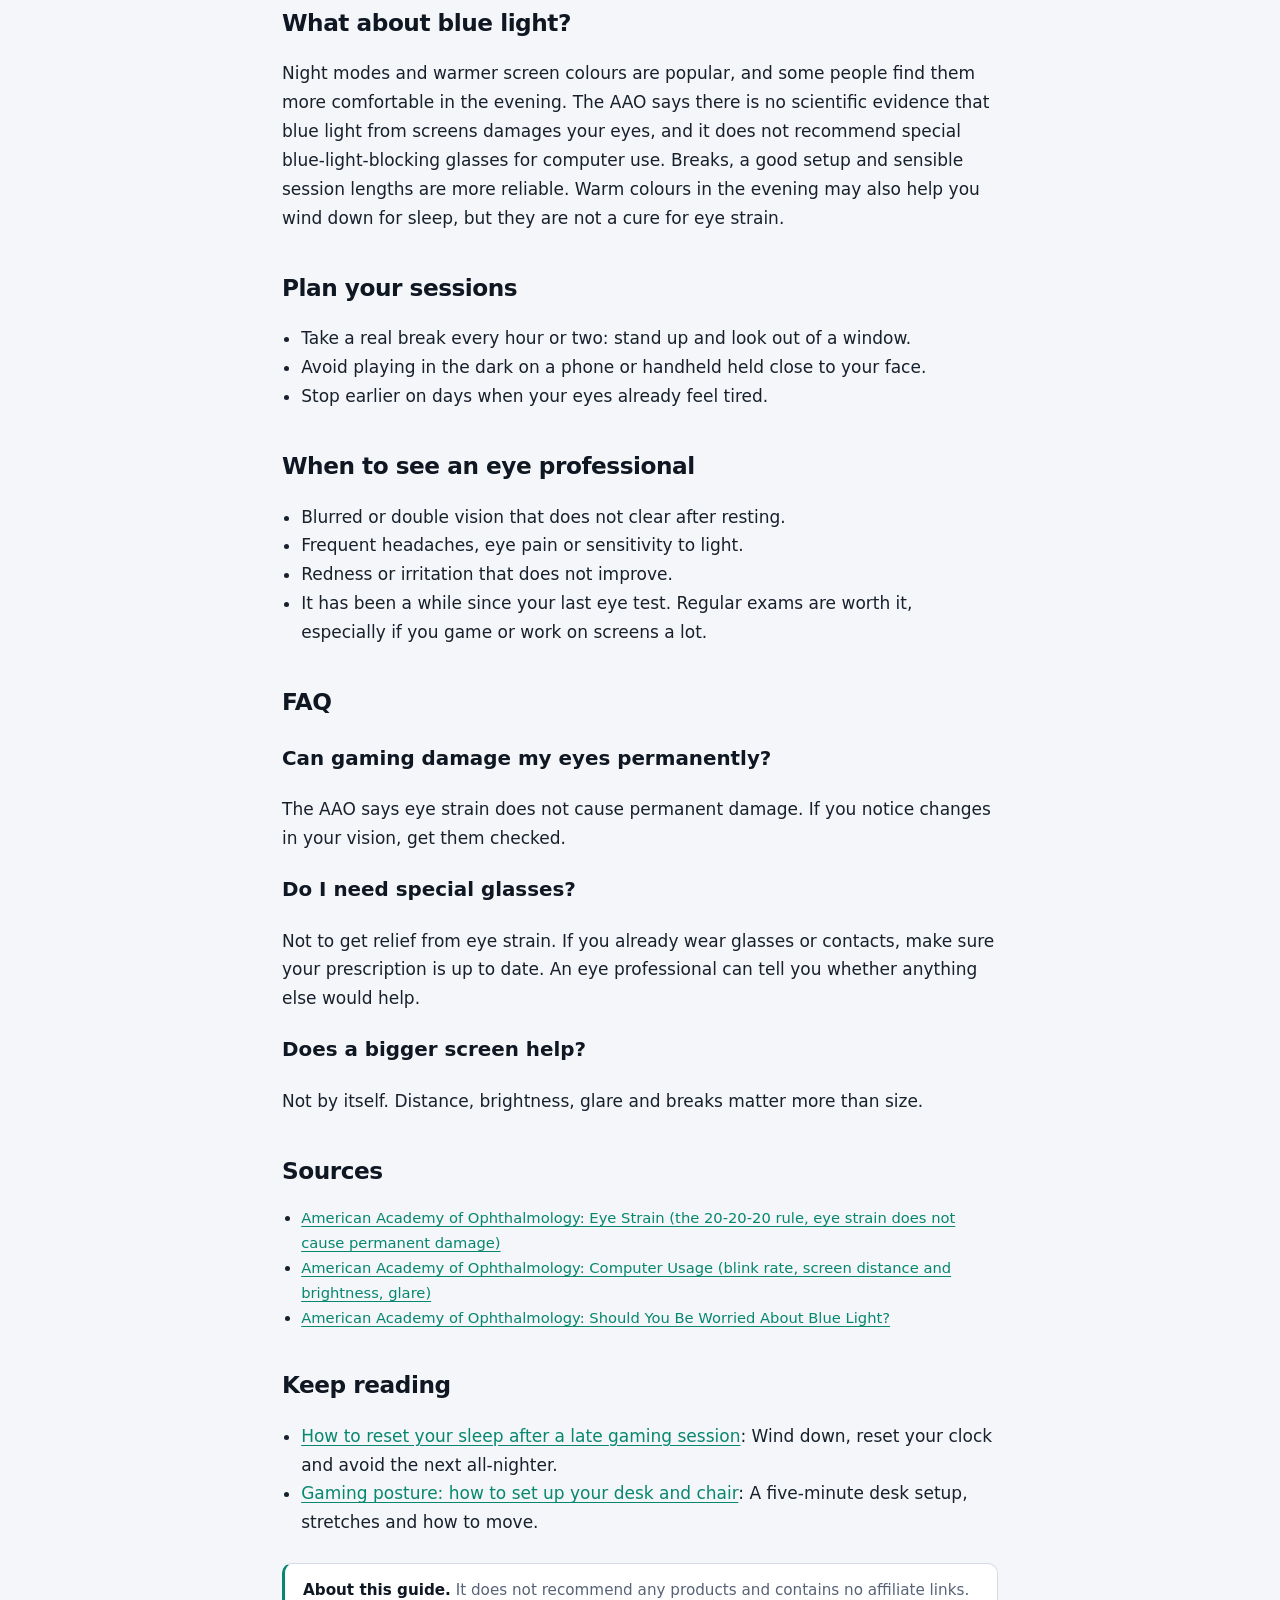
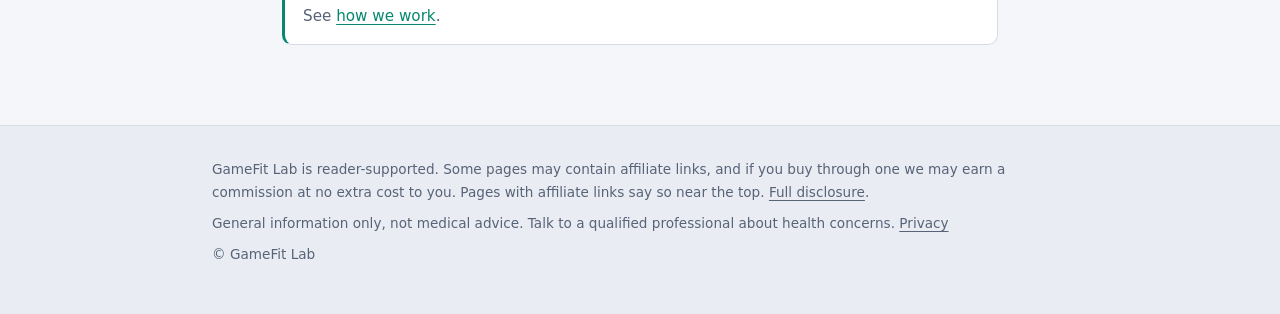
<file: blog/gaming-eye-strain-guide/index.html>
<!doctype html>
<html lang="en">
<head>
<meta charset="utf-8">
<meta name="viewport" content="width=device-width,initial-scale=1">
<title>Gaming Eye Strain: What Actually Helps | GameFit Lab</title>
<meta name="description" content="Free, practical ways to reduce eye strain from gaming: the 20-20-20 habit, desk and screen setup fixes, blinking tips and when to see an eye professional.">
<link rel="canonical" href="https://gamefit.gac-labs.com/blog/gaming-eye-strain-guide/">
<meta property="og:site_name" content="GameFit Lab">
<meta property="og:type" content="article">
<meta property="og:title" content="Gaming Eye Strain: What Actually Helps | GameFit Lab">
<meta property="og:description" content="Free, practical ways to reduce eye strain from gaming: the 20-20-20 habit, desk and screen setup fixes, blinking tips and when to see an eye professional.">
<meta property="og:url" content="https://gamefit.gac-labs.com/blog/gaming-eye-strain-guide/">
<meta name="twitter:card" content="summary">
<meta name="twitter:title" content="Gaming Eye Strain: What Actually Helps | GameFit Lab">
<meta name="twitter:description" content="Free, practical ways to reduce eye strain from gaming: the 20-20-20 habit, desk and screen setup fixes, blinking tips and when to see an eye professional.">

<link rel="icon" type="image/svg+xml" href="/favicon.svg">
<link rel="stylesheet" href="/assets/css/style.css">
<script type="application/ld+json">{"@context": "https://schema.org", "@type": "Article", "headline": "Gaming eye strain: what actually helps", "description": "Free, practical ways to reduce eye strain from gaming: the 20-20-20 habit, desk and screen setup fixes, blinking tips and when to see an eye professional.", "mainEntityOfPage": "https://gamefit.gac-labs.com/blog/gaming-eye-strain-guide/", "author": {"@type": "Organization", "name": "GameFit Lab", "url": "https://gamefit.gac-labs.com"}, "publisher": {"@type": "Organization", "name": "GameFit Lab", "url": "https://gamefit.gac-labs.com"}}</script>
<script type="application/ld+json">{"@context": "https://schema.org", "@type": "FAQPage", "mainEntity": [{"@type": "Question", "name": "Can gaming damage my eyes permanently?", "acceptedAnswer": {"@type": "Answer", "text": "The AAO says eye strain does not cause permanent damage. If you notice changes in your vision, get them checked."}}, {"@type": "Question", "name": "Do I need special glasses?", "acceptedAnswer": {"@type": "Answer", "text": "Not to get relief from eye strain. If you already wear glasses or contacts, make sure your prescription is up to date. An eye professional can tell you whether anything else would help."}}, {"@type": "Question", "name": "Does a bigger screen help?", "acceptedAnswer": {"@type": "Answer", "text": "Not by itself. Distance, brightness, glare and breaks matter more than size."}}]}</script>
</head>
<body>
<header class="site"><div class="wrap">
<a class="brand" href="/"><span class="mark"></span><span>GameFit<b>Lab</b></span></a>
<nav><a href="/blog/">Guides</a><a href="/about/">About</a><a href="/disclosure/">Disclosure</a></nav>
</div></header>
<main class="wrap">
<article>
<h1>Gaming eye strain: what actually helps</h1>
<p class="meta">Sep 21, 2026 &middot; 5 min read &middot; No products, no affiliate links</p>
<p class="lead">If your eyes feel dry, tired or sore after a long session, you are not imagining it. Staring at a screen changes how we use our eyes, and gaming makes it more intense. Most of the fixes are free and take seconds.</p>
<div class="callout"><strong>Heads up:</strong> this is general information, not medical advice. Eye symptoms that are sudden, severe or persistent need a proper check from an eye professional.</div>
<h2>Why gaming tires your eyes</h2>
<ul>
<li><strong>Close, constant focus.</strong> Your eyes stay focused at one distance for a long time.</li>
<li><strong>Less blinking.</strong> People tend to blink less when concentrating on a screen, which can leave eyes feeling dry and gritty. The American Academy of Ophthalmology (AAO) notes people blink about 5 to 7 times a minute at a computer, compared with about 15 normally.</li>
<li><strong>Glare and contrast.</strong> A bright screen in a dark room, or reflections from a window, force your eyes to work harder.</li>
<li><strong>Long sessions.</strong> The longer you go without a break, the more it adds up.</li>
</ul>
<h2>The 20-20-20 habit</h2>
<p>A well-known rule of thumb: every 20 minutes, look at something about 20 feet (6 metres) away for at least 20 seconds. It gives your focusing muscles a break. In games, the easiest moments are loading screens, respawns and the time between matches.</p>
<h2>Fix the setup</h2>
<ol>
<li><strong>Match brightness to the room.</strong> If the screen looks like a lamp, it is too bright for the room. If you cannot read it, it is too dim.</li>
<li><strong>Add some ambient light.</strong> A small light behind the screen reduces the harsh contrast of a dark room.</li>
<li><strong>Position the screen to avoid glare.</strong> Put it at right angles to windows if possible, rather than facing or backing onto one.</li>
<li><strong>Check the distance.</strong> About an arm's length for a monitor, a bit further for a TV.</li>
<li><strong>Keep text readable.</strong> If you squint at menus or subtitles, increase their size in the game settings.</li>
</ol>
<h2>Blink and hydrate</h2>
<p>Make a point of blinking fully and deliberately now and then, especially during intense moments. Drink water through the session. If your eyes often feel dry, a pharmacist or eye professional can suggest options that suit you.</p>
<h2>What about blue light?</h2>
<p>Night modes and warmer screen colours are popular, and some people find them more comfortable in the evening. The AAO says there is no scientific evidence that blue light from screens damages your eyes, and it does not recommend special blue-light-blocking glasses for computer use. Breaks, a good setup and sensible session lengths are more reliable. Warm colours in the evening may also help you wind down for sleep, but they are not a cure for eye strain.</p>
<h2>Plan your sessions</h2>
<ul>
<li>Take a real break every hour or two: stand up and look out of a window.</li>
<li>Avoid playing in the dark on a phone or handheld held close to your face.</li>
<li>Stop earlier on days when your eyes already feel tired.</li>
</ul>
<h2>When to see an eye professional</h2>
<ul>
<li>Blurred or double vision that does not clear after resting.</li>
<li>Frequent headaches, eye pain or sensitivity to light.</li>
<li>Redness or irritation that does not improve.</li>
<li>It has been a while since your last eye test. Regular exams are worth it, especially if you game or work on screens a lot.</li>
</ul>
<h2>FAQ</h2>
<h3>Can gaming damage my eyes permanently?</h3>
<p>The AAO says eye strain does not cause permanent damage. If you notice changes in your vision, get them checked.</p>
<h3>Do I need special glasses?</h3>
<p>Not to get relief from eye strain. If you already wear glasses or contacts, make sure your prescription is up to date. An eye professional can tell you whether anything else would help.</p>
<h3>Does a bigger screen help?</h3>
<p>Not by itself. Distance, brightness, glare and breaks matter more than size.</p>
<h2>Sources</h2>
<ul class="sources"><li><a href="https://www.aao.org/eye-health/diseases/what-is-eye-strain" target="_blank" rel="noopener">American Academy of Ophthalmology: Eye Strain (the 20-20-20 rule, eye strain does not cause permanent damage)</a></li><li><a href="https://www.aao.org/eye-health/tips-prevention/computer-usage" target="_blank" rel="noopener">American Academy of Ophthalmology: Computer Usage (blink rate, screen distance and brightness, glare)</a></li><li><a href="https://www.aao.org/eye-health/tips-prevention/should-you-be-worried-about-blue-light" target="_blank" rel="noopener">American Academy of Ophthalmology: Should You Be Worried About Blue Light?</a></li></ul>

<h2>Keep reading</h2>
<ul><li><a href="/blog/fix-sleep-after-late-gaming/">How to reset your sleep after a late gaming session</a>: Wind down, reset your clock and avoid the next all-nighter.</li><li><a href="/blog/gaming-posture-setup-guide/">Gaming posture: how to set up your desk and chair</a>: A five-minute desk setup, stretches and how to move.</li></ul>
<p class="callout"><strong>About this guide.</strong> It does not recommend any products and contains no affiliate links. See <a href="/about/">how we work</a>.</p>
</article>
</main>
<footer class="site"><div class="wrap">
<p>GameFit Lab is reader-supported. Some pages may contain affiliate links, and if you buy through one we may earn a commission at no extra cost to you. Pages with affiliate links say so near the top. <a href="/disclosure/">Full disclosure</a>.</p>
<p>General information only, not medical advice. Talk to a qualified professional about health concerns. <a href="/privacy/">Privacy</a></p>
<p>&copy; GameFit Lab</p>
</div></footer>
</body>
</html>
</file>
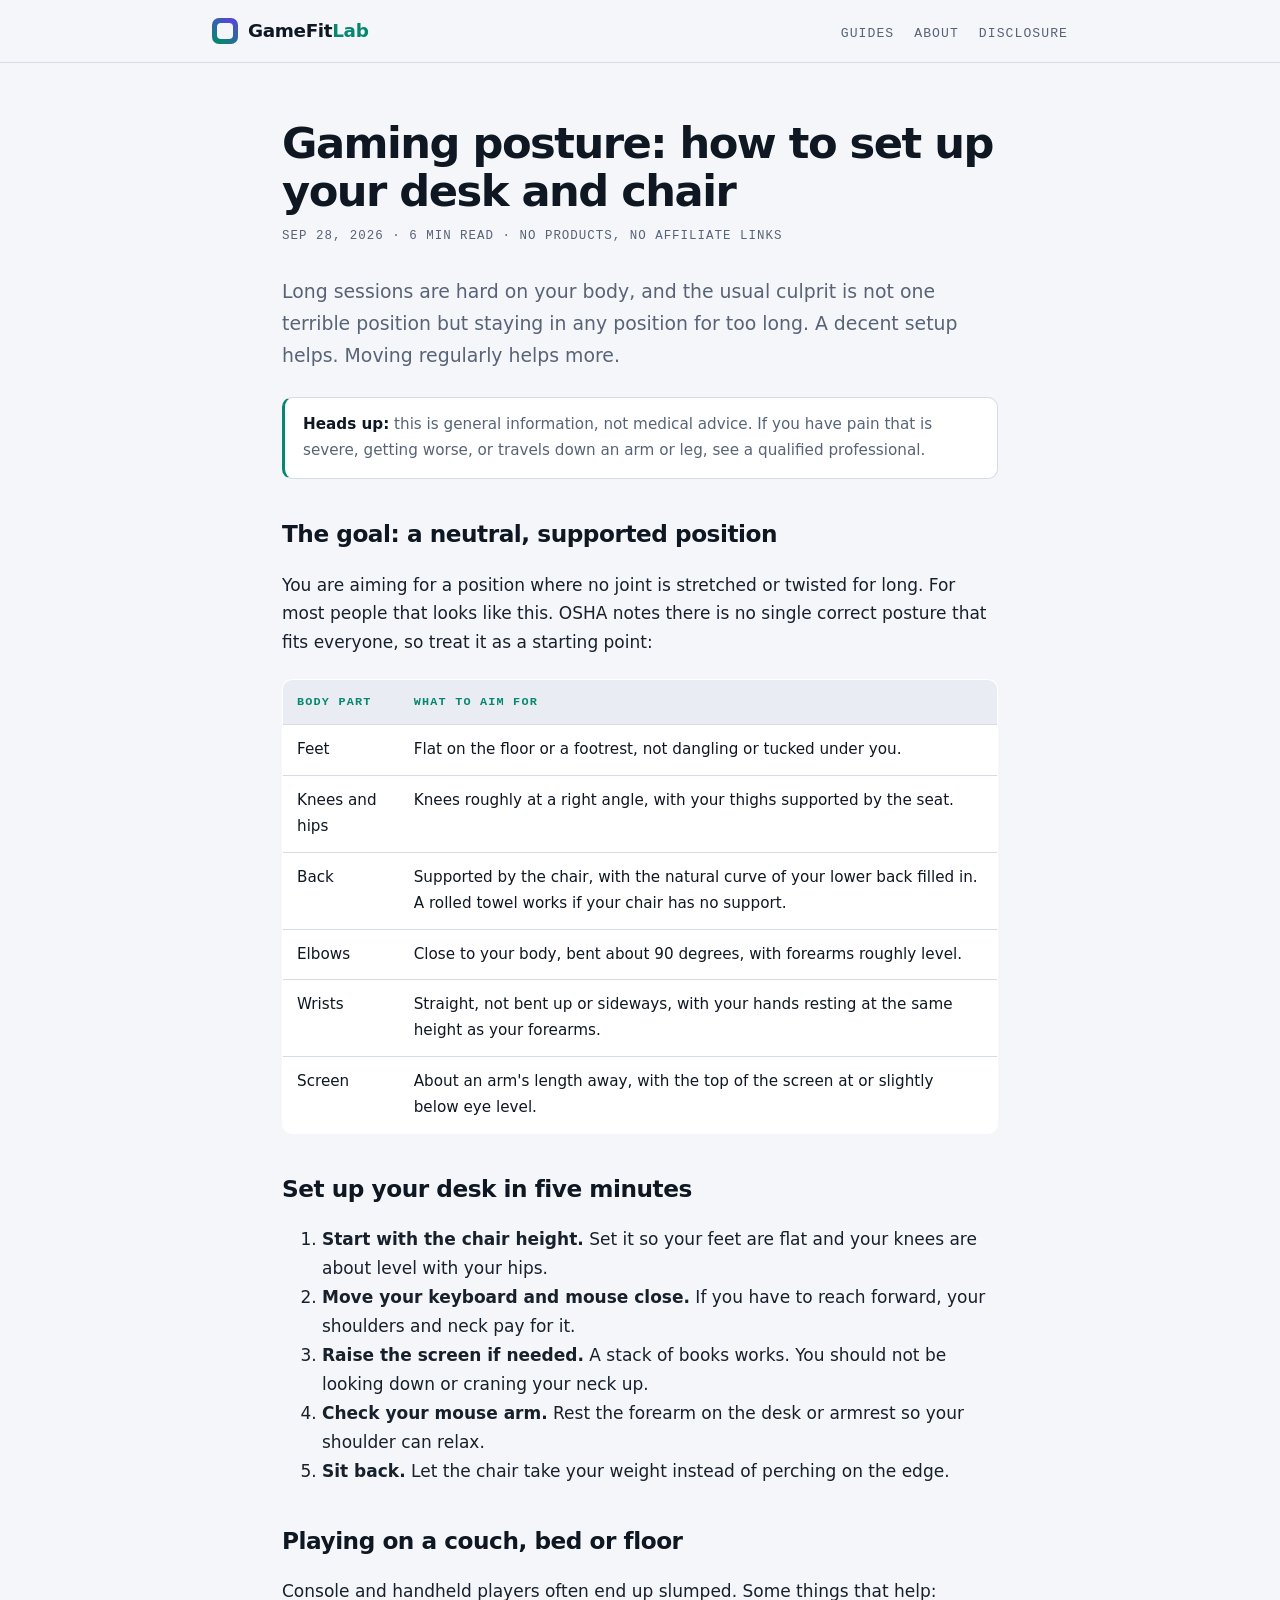
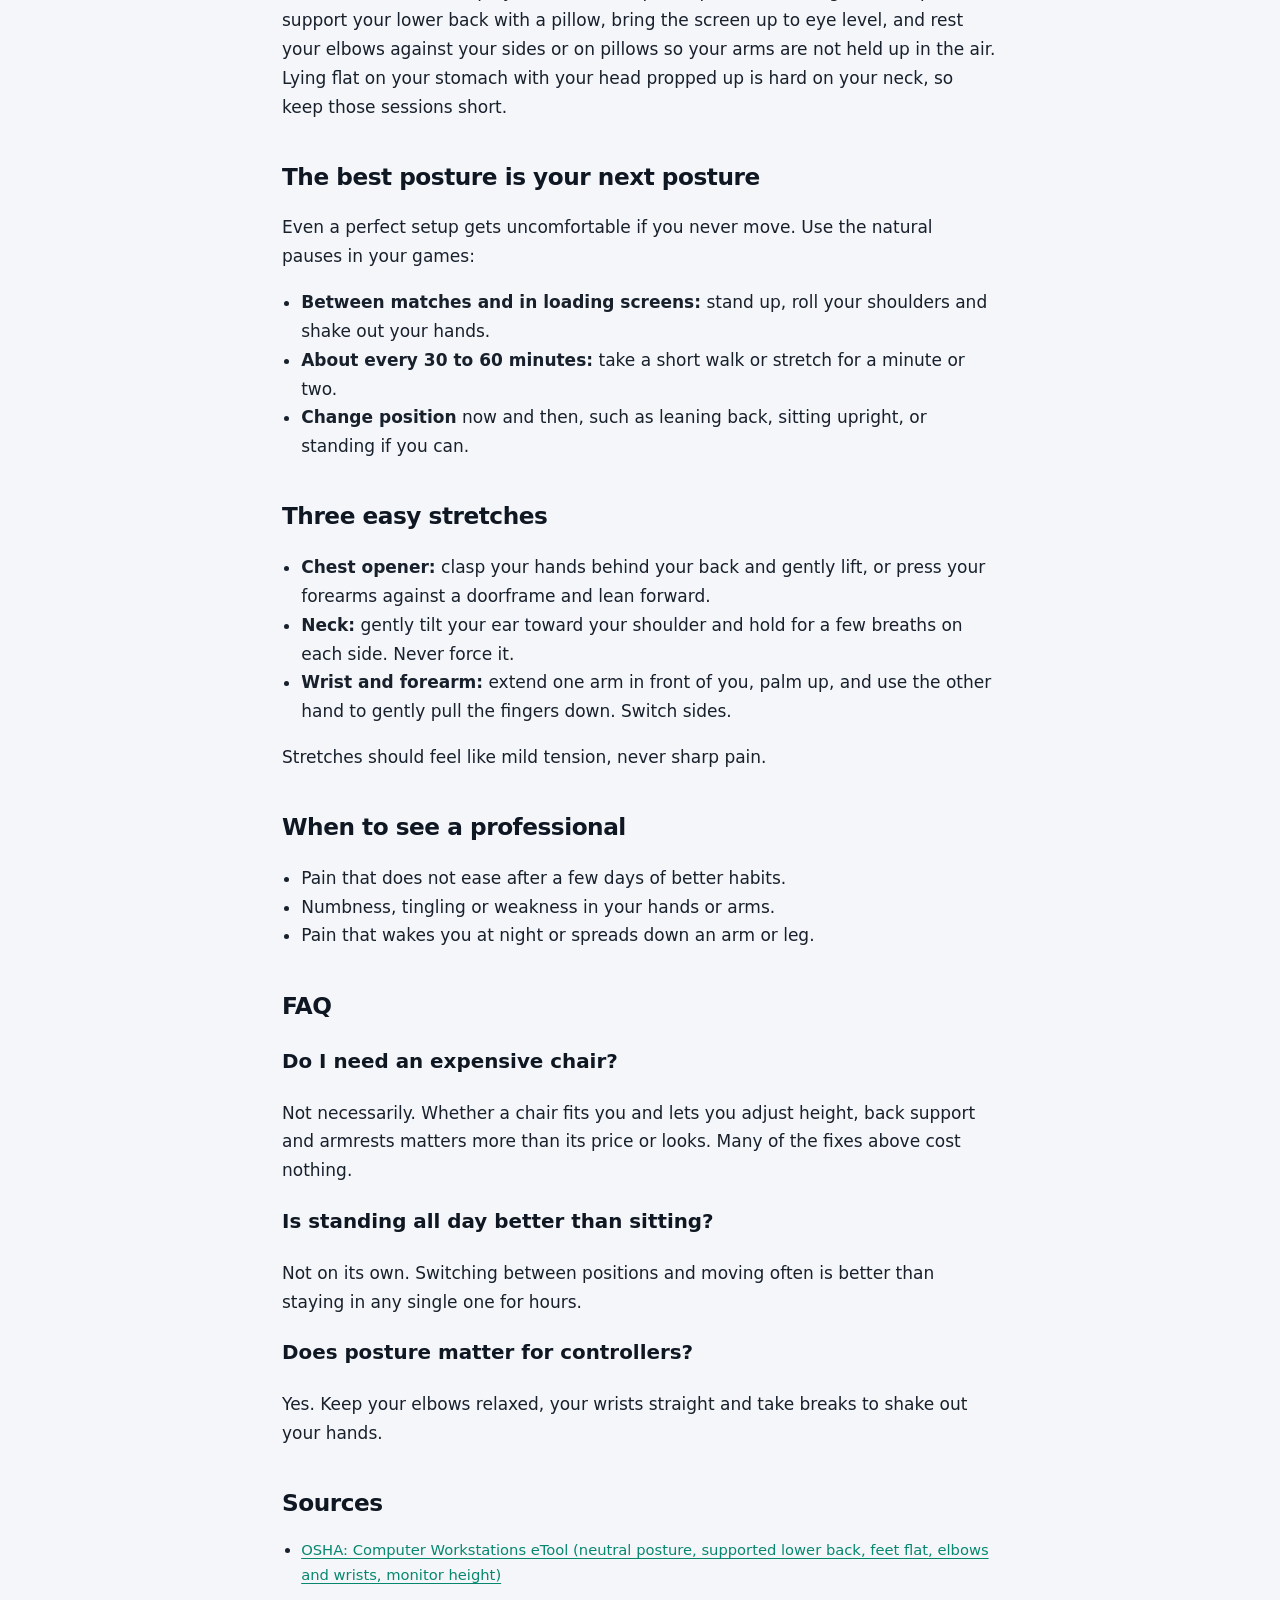
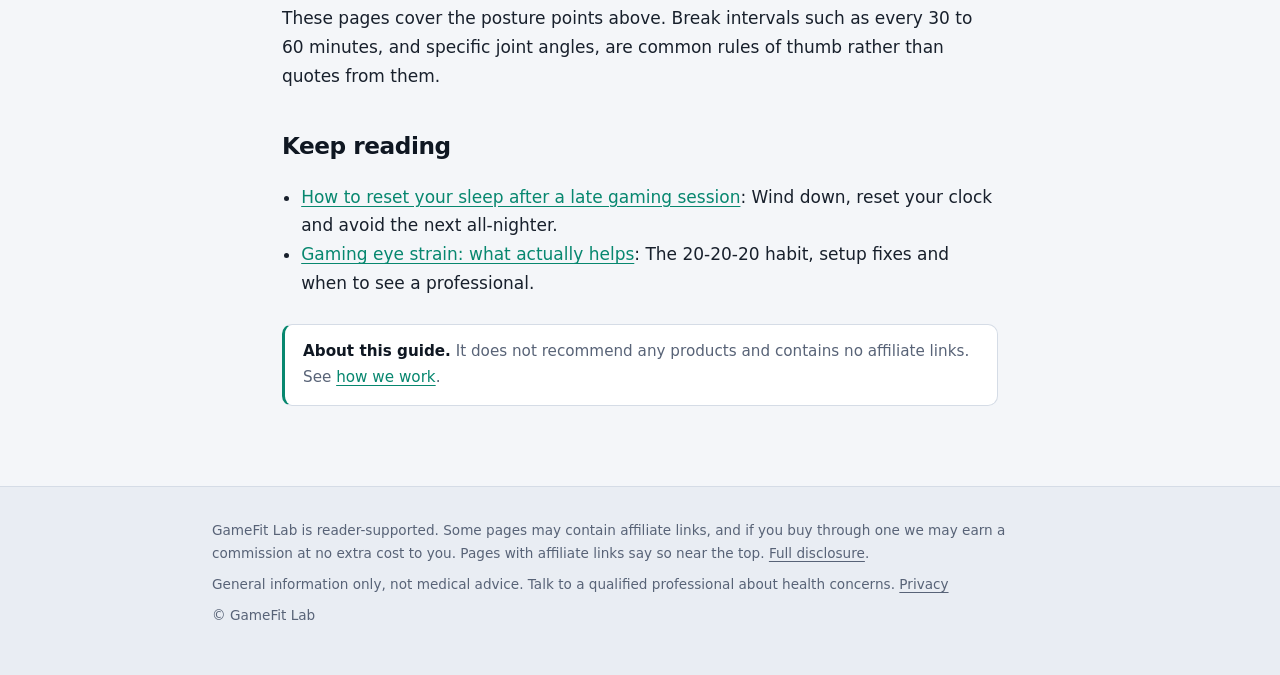
<file: blog/gaming-posture-setup-guide/index.html>
<!doctype html>
<html lang="en">
<head>
<meta charset="utf-8">
<meta name="viewport" content="width=device-width,initial-scale=1">
<title>Gaming Posture: Desk and Chair Setup Guide | GameFit Lab</title>
<meta name="description" content="A practical, no-gear guide to gaming posture: set up your desk and chair in five minutes, try three easy stretches and learn how to move during long sessions.">
<link rel="canonical" href="https://gamefit.gac-labs.com/blog/gaming-posture-setup-guide/">
<meta property="og:site_name" content="GameFit Lab">
<meta property="og:type" content="article">
<meta property="og:title" content="Gaming Posture: Desk and Chair Setup Guide | GameFit Lab">
<meta property="og:description" content="A practical, no-gear guide to gaming posture: set up your desk and chair in five minutes, try three easy stretches and learn how to move during long sessions.">
<meta property="og:url" content="https://gamefit.gac-labs.com/blog/gaming-posture-setup-guide/">
<meta name="twitter:card" content="summary">
<meta name="twitter:title" content="Gaming Posture: Desk and Chair Setup Guide | GameFit Lab">
<meta name="twitter:description" content="A practical, no-gear guide to gaming posture: set up your desk and chair in five minutes, try three easy stretches and learn how to move during long sessions.">

<link rel="icon" type="image/svg+xml" href="/favicon.svg">
<link rel="stylesheet" href="/assets/css/style.css">
<script type="application/ld+json">{"@context": "https://schema.org", "@type": "Article", "headline": "Gaming posture: how to set up your desk and chair", "description": "A practical, no-gear guide to gaming posture: set up your desk and chair in five minutes, try three easy stretches and learn how to move during long sessions.", "mainEntityOfPage": "https://gamefit.gac-labs.com/blog/gaming-posture-setup-guide/", "author": {"@type": "Organization", "name": "GameFit Lab", "url": "https://gamefit.gac-labs.com"}, "publisher": {"@type": "Organization", "name": "GameFit Lab", "url": "https://gamefit.gac-labs.com"}}</script>
<script type="application/ld+json">{"@context": "https://schema.org", "@type": "FAQPage", "mainEntity": [{"@type": "Question", "name": "Do I need an expensive chair?", "acceptedAnswer": {"@type": "Answer", "text": "Not necessarily. Whether a chair fits you and lets you adjust height, back support and armrests matters more than its price or looks. Many of the fixes above cost nothing."}}, {"@type": "Question", "name": "Is standing all day better than sitting?", "acceptedAnswer": {"@type": "Answer", "text": "Not on its own. Switching between positions and moving often is better than staying in any single one for hours."}}, {"@type": "Question", "name": "Does posture matter for controllers?", "acceptedAnswer": {"@type": "Answer", "text": "Yes. Keep your elbows relaxed, your wrists straight and take breaks to shake out your hands."}}]}</script>
</head>
<body>
<header class="site"><div class="wrap">
<a class="brand" href="/"><span class="mark"></span><span>GameFit<b>Lab</b></span></a>
<nav><a href="/blog/">Guides</a><a href="/about/">About</a><a href="/disclosure/">Disclosure</a></nav>
</div></header>
<main class="wrap">
<article>
<h1>Gaming posture: how to set up your desk and chair</h1>
<p class="meta">Sep 28, 2026 &middot; 6 min read &middot; No products, no affiliate links</p>
<p class="lead">Long sessions are hard on your body, and the usual culprit is not one terrible position but staying in any position for too long. A decent setup helps. Moving regularly helps more.</p>
<div class="callout"><strong>Heads up:</strong> this is general information, not medical advice. If you have pain that is severe, getting worse, or travels down an arm or leg, see a qualified professional.</div>
<h2>The goal: a neutral, supported position</h2>
<p>You are aiming for a position where no joint is stretched or twisted for long. For most people that looks like this. OSHA notes there is no single correct posture that fits everyone, so treat it as a starting point:</p>
<div class="table-wrap"><table>
<thead><tr><th>Body part</th><th>What to aim for</th></tr></thead>
<tbody>
<tr><td>Feet</td><td>Flat on the floor or a footrest, not dangling or tucked under you.</td></tr>
<tr><td>Knees and hips</td><td>Knees roughly at a right angle, with your thighs supported by the seat.</td></tr>
<tr><td>Back</td><td>Supported by the chair, with the natural curve of your lower back filled in. A rolled towel works if your chair has no support.</td></tr>
<tr><td>Elbows</td><td>Close to your body, bent about 90 degrees, with forearms roughly level.</td></tr>
<tr><td>Wrists</td><td>Straight, not bent up or sideways, with your hands resting at the same height as your forearms.</td></tr>
<tr><td>Screen</td><td>About an arm's length away, with the top of the screen at or slightly below eye level.</td></tr>
</tbody>
</table></div>
<h2>Set up your desk in five minutes</h2>
<ol>
<li><strong>Start with the chair height.</strong> Set it so your feet are flat and your knees are about level with your hips.</li>
<li><strong>Move your keyboard and mouse close.</strong> If you have to reach forward, your shoulders and neck pay for it.</li>
<li><strong>Raise the screen if needed.</strong> A stack of books works. You should not be looking down or craning your neck up.</li>
<li><strong>Check your mouse arm.</strong> Rest the forearm on the desk or armrest so your shoulder can relax.</li>
<li><strong>Sit back.</strong> Let the chair take your weight instead of perching on the edge.</li>
</ol>
<h2>Playing on a couch, bed or floor</h2>
<p>Console and handheld players often end up slumped. Some things that help: support your lower back with a pillow, bring the screen up to eye level, and rest your elbows against your sides or on pillows so your arms are not held up in the air. Lying flat on your stomach with your head propped up is hard on your neck, so keep those sessions short.</p>
<h2>The best posture is your next posture</h2>
<p>Even a perfect setup gets uncomfortable if you never move. Use the natural pauses in your games:</p>
<ul>
<li><strong>Between matches and in loading screens:</strong> stand up, roll your shoulders and shake out your hands.</li>
<li><strong>About every 30 to 60 minutes:</strong> take a short walk or stretch for a minute or two.</li>
<li><strong>Change position</strong> now and then, such as leaning back, sitting upright, or standing if you can.</li>
</ul>
<h2>Three easy stretches</h2>
<ul>
<li><strong>Chest opener:</strong> clasp your hands behind your back and gently lift, or press your forearms against a doorframe and lean forward.</li>
<li><strong>Neck:</strong> gently tilt your ear toward your shoulder and hold for a few breaths on each side. Never force it.</li>
<li><strong>Wrist and forearm:</strong> extend one arm in front of you, palm up, and use the other hand to gently pull the fingers down. Switch sides.</li>
</ul>
<p>Stretches should feel like mild tension, never sharp pain.</p>
<h2>When to see a professional</h2>
<ul>
<li>Pain that does not ease after a few days of better habits.</li>
<li>Numbness, tingling or weakness in your hands or arms.</li>
<li>Pain that wakes you at night or spreads down an arm or leg.</li>
</ul>
<h2>FAQ</h2>
<h3>Do I need an expensive chair?</h3>
<p>Not necessarily. Whether a chair fits you and lets you adjust height, back support and armrests matters more than its price or looks. Many of the fixes above cost nothing.</p>
<h3>Is standing all day better than sitting?</h3>
<p>Not on its own. Switching between positions and moving often is better than staying in any single one for hours.</p>
<h3>Does posture matter for controllers?</h3>
<p>Yes. Keep your elbows relaxed, your wrists straight and take breaks to shake out your hands.</p>
<h2>Sources</h2>
<ul class="sources"><li><a href="https://www.osha.gov/etools/computer-workstations" target="_blank" rel="noopener">OSHA: Computer Workstations eTool (neutral posture, supported lower back, feet flat, elbows and wrists, monitor height)</a></li></ul>
<p>These pages cover the posture points above. Break intervals such as every 30 to 60 minutes, and specific joint angles, are common rules of thumb rather than quotes from them.</p>
<h2>Keep reading</h2>
<ul><li><a href="/blog/fix-sleep-after-late-gaming/">How to reset your sleep after a late gaming session</a>: Wind down, reset your clock and avoid the next all-nighter.</li><li><a href="/blog/gaming-eye-strain-guide/">Gaming eye strain: what actually helps</a>: The 20-20-20 habit, setup fixes and when to see a professional.</li></ul>
<p class="callout"><strong>About this guide.</strong> It does not recommend any products and contains no affiliate links. See <a href="/about/">how we work</a>.</p>
</article>
</main>
<footer class="site"><div class="wrap">
<p>GameFit Lab is reader-supported. Some pages may contain affiliate links, and if you buy through one we may earn a commission at no extra cost to you. Pages with affiliate links say so near the top. <a href="/disclosure/">Full disclosure</a>.</p>
<p>General information only, not medical advice. Talk to a qualified professional about health concerns. <a href="/privacy/">Privacy</a></p>
<p>&copy; GameFit Lab</p>
</div></footer>
</body>
</html>
</file>
<file: assets/css/style.css>
:root{
  --bg:#0a0d12;--bg2:#10151d;--card:#131923;--line:#223042;--text:#e9eef5;--muted:#93a0b4;
  --teal:#2ee6c8;--amber:#ffb454;--rose:#ff6b8b;--violet:#8b7bff;
  --glow:0 0 0 1px rgba(46,230,200,.25),0 8px 30px rgba(46,230,200,.08);
  --mono:ui-monospace,SFMono-Regular,Menlo,Consolas,monospace;
  --sans:ui-sans-serif,system-ui,-apple-system,"Segoe UI",Roboto,sans-serif;
}
@media (prefers-color-scheme:light){:root{
  --bg:#f4f6f9;--bg2:#e9edf3;--card:#fff;--line:#d5dce6;--text:#0f1722;--muted:#586377;
  --teal:#07876f;--amber:#b86a00;--rose:#c2294d;--violet:#5646d9;
  --glow:0 1px 2px rgba(15,23,34,.06),0 8px 24px rgba(15,23,34,.06);}}
*{box-sizing:border-box}
html{scroll-behavior:smooth}
body{margin:0;background:var(--bg);color:var(--text);font:17px/1.7 var(--sans);-webkit-font-smoothing:antialiased}
a{color:var(--teal);text-underline-offset:3px}
.wrap{max-width:900px;margin:0 auto;padding:0 22px}
main.wrap{max-width:760px}
main.wide{max-width:900px}

/* header */
header.site{position:sticky;top:0;z-index:10;background:color-mix(in srgb,var(--bg) 85%,transparent);backdrop-filter:blur(10px);border-bottom:1px solid var(--line)}
header.site .wrap{display:flex;justify-content:space-between;align-items:center;height:62px}
.brand{display:flex;align-items:center;gap:10px;font-weight:800;letter-spacing:-.02em;font-size:1.15rem;text-decoration:none;color:var(--text)}
.brand b{color:var(--teal);font-weight:800}
.mark{width:26px;height:26px;border-radius:7px;background:conic-gradient(from 210deg,var(--teal),var(--violet),var(--teal));position:relative}
.mark:after{content:"";position:absolute;inset:5px;border-radius:4px;background:var(--bg)}
nav a{margin-left:20px;color:var(--muted);text-decoration:none;font-family:var(--mono);font-size:.82rem;text-transform:uppercase;letter-spacing:.08em}
nav a:hover{color:var(--teal)}

/* hero */
.hero{position:relative;padding:84px 0 56px;overflow:hidden}
.hero:before{content:"";position:absolute;inset:0;background-image:linear-gradient(var(--line) 1px,transparent 1px),linear-gradient(90deg,var(--line) 1px,transparent 1px);background-size:44px 44px;opacity:.35;mask-image:radial-gradient(ellipse 70% 80% at 30% 40%,#000 20%,transparent 75%);-webkit-mask-image:radial-gradient(ellipse 70% 80% at 30% 40%,#000 20%,transparent 75%)}
.hero:after{content:"";position:absolute;width:420px;height:420px;right:-120px;top:-120px;background:radial-gradient(circle,rgba(139,123,255,.28),transparent 65%);pointer-events:none}
.hero .wrap{position:relative;z-index:1}
.eyebrow{font-family:var(--mono);font-size:.78rem;letter-spacing:.14em;text-transform:uppercase;color:var(--teal);display:inline-flex;align-items:center;gap:8px}
.eyebrow:before{content:"";width:8px;height:8px;border-radius:50%;background:var(--teal);box-shadow:0 0 12px var(--teal)}
.hero h1{font-size:clamp(2.6rem,7vw,4.4rem);line-height:1.02;letter-spacing:-.04em;margin:18px 0 18px;font-weight:850}
.hero h1 em{font-style:normal;background:linear-gradient(90deg,var(--teal),var(--violet));-webkit-background-clip:text;background-clip:text;color:transparent}
.hero p.lede{color:var(--muted);font-size:1.18rem;max-width:560px;margin:0 0 30px}
.btns{display:flex;gap:12px;flex-wrap:wrap}
.btn{display:inline-block;padding:12px 20px;border-radius:10px;font-weight:700;text-decoration:none;font-size:.95rem}
.btn.primary{background:var(--teal);color:#04120f;box-shadow:var(--glow)}
.btn.ghost{border:1px solid var(--line);color:var(--text);background:var(--card)}
.btn:hover{transform:translateY(-1px)}

/* section heads */
.sec{font-family:var(--mono);font-size:.78rem;letter-spacing:.14em;text-transform:uppercase;color:var(--muted);margin:56px 0 18px;display:flex;align-items:center;gap:12px}
.sec:after{content:"";flex:1;height:1px;background:var(--line)}

/* stat cards */
.stats{display:grid;grid-template-columns:repeat(auto-fit,minmax(170px,1fr));gap:16px}
.stat{background:var(--card);border:1px solid var(--line);border-radius:14px;padding:18px 18px 20px;transition:.2s;position:relative}
.stat:hover{border-color:var(--c);box-shadow:0 10px 30px color-mix(in srgb,var(--c) 14%,transparent);transform:translateY(-2px)}
.stat .tag{font-family:var(--mono);font-size:.72rem;letter-spacing:.12em;text-transform:uppercase;color:var(--c)}
.stat h3{margin:6px 0 6px;font-size:1.2rem;letter-spacing:-.02em}
.stat p{margin:0 0 16px;color:var(--muted);font-size:.93rem;line-height:1.55}
.bar{display:grid;grid-template-columns:repeat(10,1fr);gap:3px}
.bar i{height:7px;border-radius:2px;background:var(--line)}
.bar i.on{background:var(--c)}
.s-sleep{--c:var(--violet)}.s-posture{--c:var(--amber)}.s-eyes{--c:var(--teal)}.s-focus{--c:var(--rose)}

/* notice + cards */
.notice{display:flex;gap:12px;align-items:flex-start;background:var(--card);border:1px solid var(--line);border-left:3px solid var(--amber);border-radius:10px;padding:14px 16px;color:var(--muted);font-size:.9rem;margin:26px 0}
.panel{background:var(--card);border:1px dashed var(--line);border-radius:14px;padding:26px;color:var(--muted)}
.panel strong{color:var(--text)}

/* article pages */
article h1{font-size:clamp(2rem,5vw,2.7rem);line-height:1.12;letter-spacing:-.035em;margin:56px 0 10px}
article h2{font-size:1.45rem;letter-spacing:-.02em;margin:2.2rem 0 .6rem}
article p,article li{color:color-mix(in srgb,var(--text) 88%,var(--muted))}
article ul{padding-left:1.2rem}
.page-title{font-size:clamp(2rem,5vw,2.7rem);letter-spacing:-.035em;margin:56px 0 10px}

footer.site{border-top:1px solid var(--line);margin-top:80px;padding:32px 0 40px;color:var(--muted);font-size:.85rem;background:var(--bg2)}
footer.site a{color:var(--muted)}
footer.site p{margin:0 0 8px}
@media (max-width:560px){nav a{margin-left:14px}.hero{padding:56px 0 40px}}

/* article extras */
.meta{font-family:var(--mono);font-size:.78rem;letter-spacing:.08em;text-transform:uppercase;color:var(--muted);margin:0 0 28px}
.lead{font-size:1.18rem;color:var(--muted)}
.callout{background:var(--card);border:1px solid var(--line);border-left:3px solid var(--teal);border-radius:10px;padding:14px 18px;margin:26px 0;color:var(--muted);font-size:.95rem}
.callout strong{color:var(--text)}
table{width:100%;border-collapse:collapse;margin:22px 0;font-size:.95rem;background:var(--card);border:1px solid var(--line);border-radius:10px;overflow:hidden}
th,td{text-align:left;padding:12px 14px;border-bottom:1px solid var(--line);vertical-align:top}
th{font-family:var(--mono);font-size:.74rem;letter-spacing:.1em;text-transform:uppercase;color:var(--teal);background:var(--bg2)}
tr:last-child td{border-bottom:0}
.postlist{list-style:none;padding:0;margin:0}
.postlist li{margin:0 0 14px}
.postlist a.post{display:block;background:var(--card);border:1px solid var(--line);border-radius:14px;padding:18px 20px;text-decoration:none;color:var(--text);transition:.2s}
.postlist a.post:hover{border-color:var(--teal);transform:translateY(-2px)}
.postlist .t{font-weight:700;font-size:1.1rem;letter-spacing:-.01em}
.postlist .d{color:var(--muted);font-size:.93rem;margin-top:4px}
.postlist .m{font-family:var(--mono);font-size:.72rem;letter-spacing:.1em;text-transform:uppercase;color:var(--teal);margin-bottom:6px}

.table-wrap{overflow-x:auto;margin:22px 0;-webkit-overflow-scrolling:touch}
.table-wrap table{margin:0;min-width:480px}
.sources{font-size:.92rem}
.sources a{word-break:break-word}
</file>
